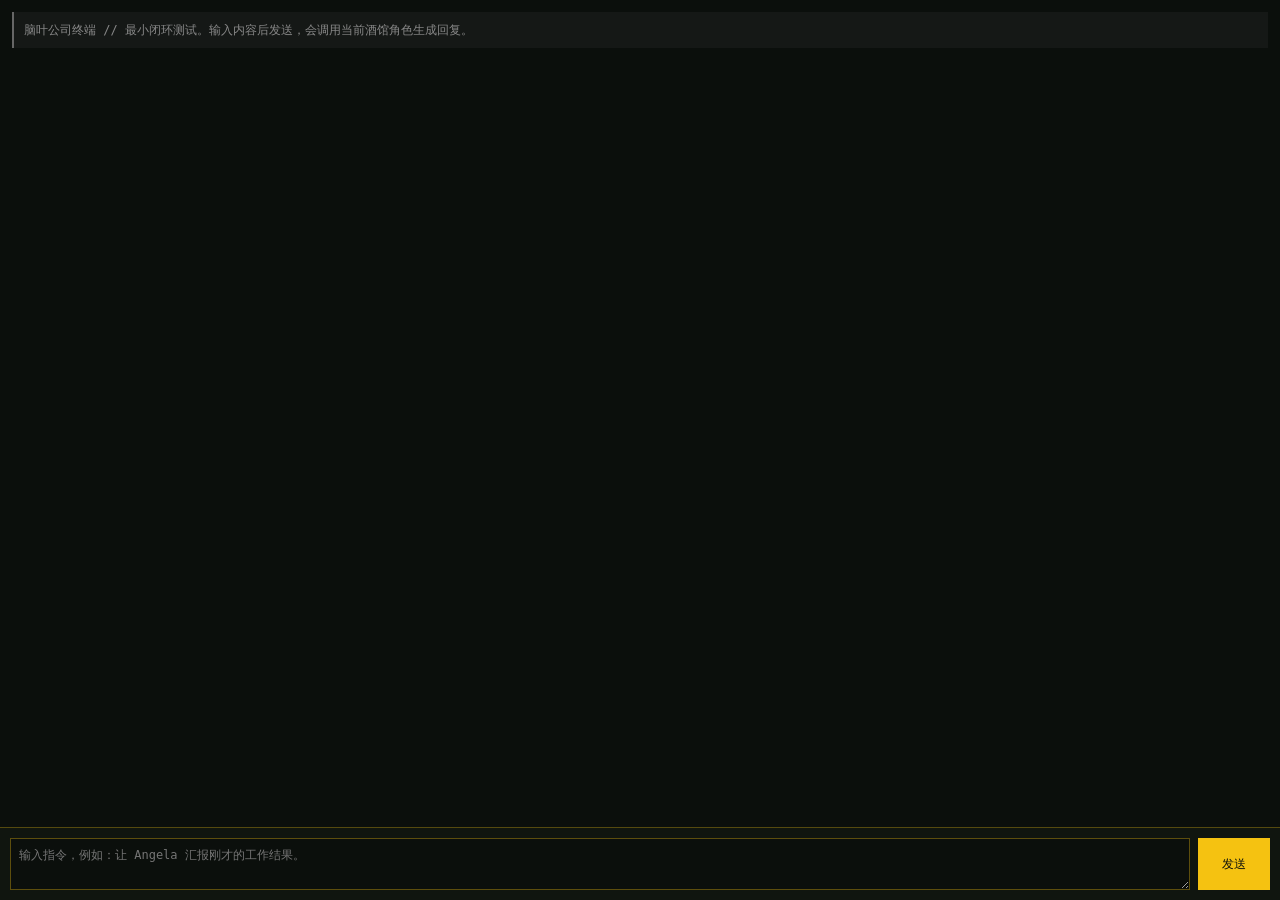
<file: ui/index.html>
<!DOCTYPE html>
<html lang="zh-CN">
<head>
  <meta charset="UTF-8" />
  <meta name="viewport" content="width=device-width, initial-scale=1.0" />
  <title>脑叶公司终端</title>
  <style>
    * { box-sizing: border-box; }
    html, body {
      margin: 0;
      height: 100%;
      background: #0b0f0c;
      color: #d8e0d8;
      font-family: "Cascadia Mono", "Consolas", monospace;
    }
    #app {
      display: flex;
      flex-direction: column;
      height: 100%;
    }
    #messages {
      flex: 1;
      overflow-y: auto;
      padding: 12px;
      display: flex;
      flex-direction: column;
      gap: 8px;
    }
    .msg {
      padding: 8px 10px;
      border-left: 2px solid #3f5a3a;
      background: rgba(255, 255, 255, 0.04);
      font-size: 12px;
      line-height: 1.7;
      white-space: pre-wrap;
      word-break: break-word;
    }
    .msg.user { border-left-color: #f5c211; color: #f5c211; }
    .msg.ai { border-left-color: #5fd0e6; }
    .msg.error { border-left-color: #ff5555; color: #ff8888; }
    .msg.system { border-left-color: #666; color: #888; }
    .composer {
      display: flex;
      gap: 8px;
      padding: 10px;
      border-top: 1px solid rgba(245, 194, 17, 0.3);
      background: #10150f;
    }
    #input {
      flex: 1;
      min-height: 52px;
      max-height: 120px;
      resize: vertical;
      padding: 8px;
      background: #0b0f0c;
      border: 1px solid rgba(245, 194, 17, 0.35);
      color: #d8e0d8;
      font-family: inherit;
      font-size: 12px;
      outline: none;
    }
    #input:focus { border-color: #f5c211; }
    #send {
      width: 72px;
      background: #f5c211;
      border: 0;
      color: #0b0f0c;
      font-family: inherit;
      font-size: 12px;
      cursor: pointer;
    }
    #send:disabled { opacity: 0.45; cursor: not-allowed; }
  </style>
</head>
<body>
  <div id="app">
    <div id="messages">
      <div class="msg system">脑叶公司终端 // 最小闭环测试。输入内容后发送，会调用当前酒馆角色生成回复。</div>
    </div>
    <div class="composer">
      <textarea id="input" placeholder="输入指令，例如：让 Angela 汇报刚才的工作结果。"></textarea>
      <button id="send">发送</button>
    </div>
  </div>

  <script>
    const messages = document.getElementById('messages')
    const input = document.getElementById('input')
    const sendButton = document.getElementById('send')

    function addMessage(role, text) {
      const div = document.createElement('div')
      div.className = 'msg ' + role
      div.textContent = text
      messages.appendChild(div)
      messages.scrollTop = messages.scrollHeight
      return div
    }

    async function send() {
      const text = input.value.trim()
      if (!text) return

      addMessage('user', text)
      input.value = ''
      sendButton.disabled = true
      const pending = addMessage('system', '生成中…')

      try {
        const parentWindow = window.parent || window.top
        const context = parentWindow.SillyTavern.getContext()
        const result = await context.generateQuietPrompt({
          quietPrompt: text,
          quietToLoud: false,
          removeReasoning: true,
        })
        pending.remove()
        addMessage('ai', result || '（空回复）')
      } catch (error) {
        pending.remove()
        addMessage('error', '错误：' + (error && error.message ? error.message : String(error)))
      } finally {
        sendButton.disabled = false
        input.focus()
      }
    }

    sendButton.addEventListener('click', send)
    input.addEventListener('keydown', (event) => {
      if (event.key === 'Enter' && !event.shiftKey) {
        event.preventDefault()
        send()
      }
    })
  </script>
</body>
</html>
</file>
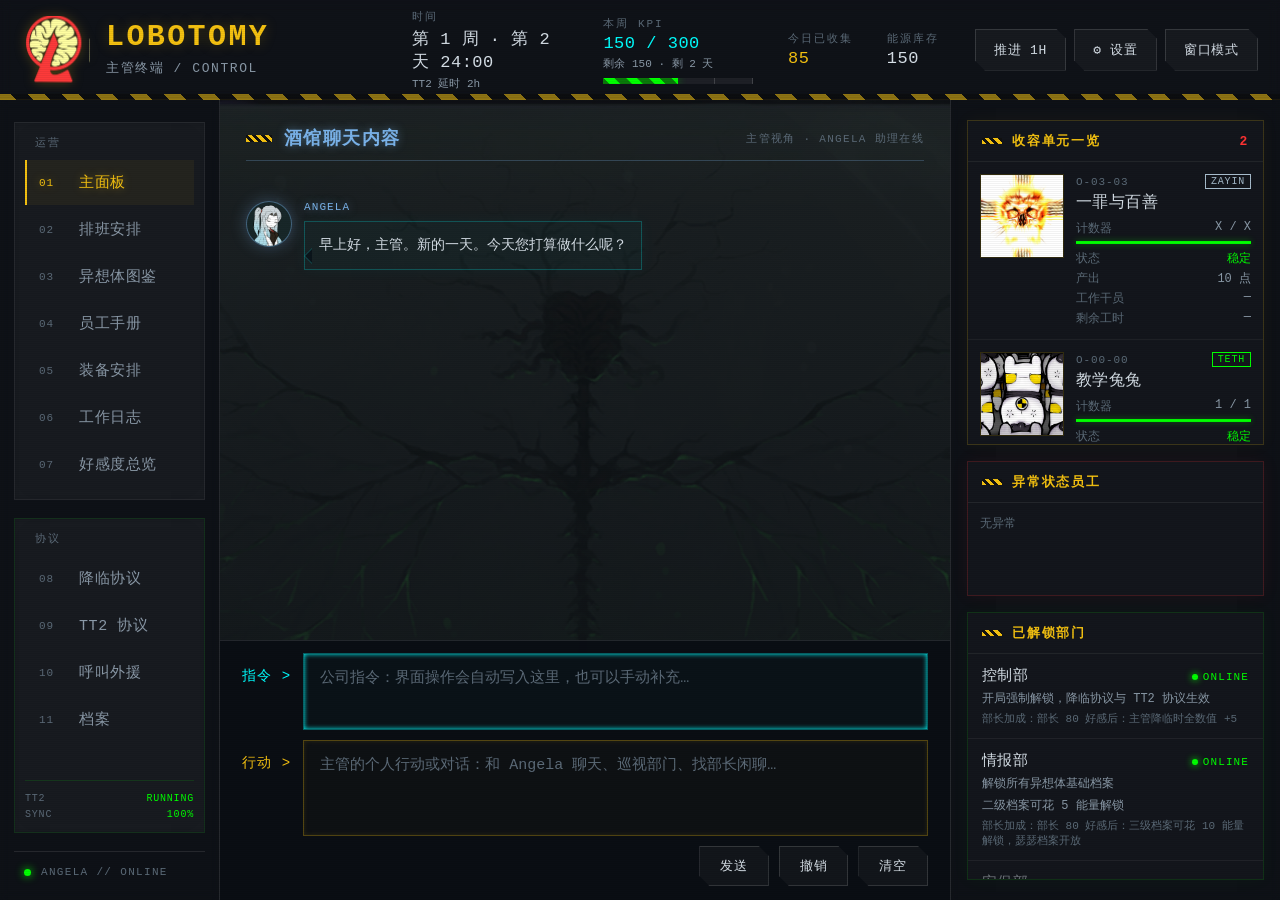
<file: ui/vue/index.html>
<!doctype html>
<html lang="zh-CN">
  <head>
    <meta charset="UTF-8" />
    <meta name="viewport" content="width=device-width, initial-scale=1.0" />
    <title>脑叶公司 · 主管终端</title>
    <script type="module" crossorigin src="./assets/index-DKkLFeCB.js"></script>
    <link rel="stylesheet" crossorigin href="./assets/index-2TPndZ3n.css">
  </head>
  <body>
    <div id="app"></div>
  </body>
</html>
</file>
<file: ui/vue/assets/index-2TPndZ3n.css>
.topbar-actions[data-v-620bca75]{display:flex;gap:8px;flex:0 0 auto}.unit-card[data-v-cc4c0583]{position:relative;flex-wrap:wrap}.unit-prefs[data-v-cc4c0583]{position:absolute;top:8px;right:8px;z-index:6;display:none;flex-direction:column;gap:3px;padding:8px 10px;border:1px solid rgba(245,194,17,.35);background:#060a10f2;box-shadow:0 8px 24px #0009;font-family:var(--font-mono);font-size:10px;pointer-events:none}.unit-card:hover .unit-prefs[data-v-cc4c0583]{display:flex}.unit-prefs>div[data-v-cc4c0583]{display:flex;justify-content:space-between;gap:12px;color:var(--text-faint)}.unit-prefs b[data-v-cc4c0583]{color:var(--yellow);font-weight:400}.unit-card.escaped[data-v-cc4c0583]{animation:warnBlink 2.2s ease-in-out infinite}.unit-side[data-v-cc4c0583]{display:flex;flex:0 0 auto;flex-direction:column;gap:8px}.unit-suppress-btn[data-v-cc4c0583]{width:84px;padding:5px 0;border:1px solid rgba(255,51,51,.55);border-radius:3px;background:#ff33331f;color:#ff6b6b;font-family:var(--font-mono);font-size:11px;letter-spacing:.12em;cursor:pointer;animation:suppressPulse-cc4c0583 1.6s ease-in-out infinite}.unit-suppress-btn[data-v-cc4c0583]:hover{background:#ff33333d;border-color:var(--red)}.unit-rows b.danger[data-v-cc4c0583]{color:var(--red);animation:suppressPulse-cc4c0583 1.6s ease-in-out infinite}@keyframes suppressPulse-cc4c0583{0%,to{box-shadow:0 0 6px #f333}50%{box-shadow:0 0 16px #ff33338c}}.suppress-panel[data-v-cc4c0583]{flex:0 0 100%;margin-top:10px;padding:10px 12px;border:1px dashed rgba(255,51,51,.4);background:#ff33330d}.suppress-head[data-v-cc4c0583]{display:flex;align-items:baseline;justify-content:space-between;gap:10px;margin-bottom:8px;font-family:var(--font-mono);font-size:11px;color:#ff8a8a}.suppress-threshold[data-v-cc4c0583]{color:var(--text-faint)}.suppress-list[data-v-cc4c0583]{display:flex;flex-direction:column;gap:2px;max-height:180px;overflow-y:auto}.suppress-option[data-v-cc4c0583]{display:flex;align-items:center;gap:8px;padding:5px 6px;font-size:12px;color:var(--text-dim);cursor:pointer}.suppress-option[data-v-cc4c0583]:hover{background:#ffffff0d}.suppress-option input[data-v-cc4c0583]{accent-color:var(--red)}.suppress-emp-name[data-v-cc4c0583]{color:var(--text)}.suppress-option em[data-v-cc4c0583]{margin-left:auto;font-family:var(--font-mono);font-style:normal;font-size:10px;color:var(--yellow)}.suppress-empty[data-v-cc4c0583]{padding:6px;font-size:12px;color:var(--text-faint)}.suppress-footer[data-v-cc4c0583]{display:flex;align-items:center;justify-content:space-between;gap:10px;margin-top:9px;padding-top:8px;border-top:1px solid rgba(255,51,51,.15)}.suppress-estimate[data-v-cc4c0583]{font-family:var(--font-mono);font-size:10px;color:var(--text-faint)}.suppress-confirm[data-v-cc4c0583]{padding:5px 12px;border:1px solid rgba(255,51,51,.5);background:#ff333329;color:#ff9b9b;font-family:var(--font-mono);font-size:11px;cursor:pointer}.suppress-confirm[data-v-cc4c0583]:disabled{opacity:.4;cursor:not-allowed}.suppress-confirm[data-v-cc4c0583]:not(:disabled):hover{background:#ff33334d}.settings-mask[data-v-216b649d]{position:fixed;top:0;right:0;bottom:0;left:0;z-index:1000;display:flex;align-items:center;justify-content:center;background:#020509b8;backdrop-filter:blur(6px);-webkit-backdrop-filter:blur(6px)}.settings-panel[data-v-216b649d]{width:min(420px,calc(100vw - 48px));overflow:hidden;border:1px solid rgba(245,194,17,.35);border-radius:10px;background:radial-gradient(circle at 100% 0%,rgba(245,194,17,.08),transparent 55%),#0a0e14f0;box-shadow:0 24px 80px #000c}.settings-head[data-v-216b649d]{display:flex;align-items:center;justify-content:space-between;padding:14px 18px;border-bottom:1px solid rgba(245,194,17,.18);background:#f5c2110d}.settings-title[data-v-216b649d]{color:var(--yellow);font-family:var(--font-mono);font-size:14px;font-weight:700;letter-spacing:.12em;text-shadow:0 0 12px rgba(245,194,17,.4)}.settings-close[data-v-216b649d]{width:26px;height:26px;border:1px solid rgba(245,194,17,.25);border-radius:4px;background:transparent;color:#f5c211cc;font-size:12px;cursor:pointer;transition:background .18s ease,border-color .18s ease}.settings-close[data-v-216b649d]:hover{background:#f5c2111f;border-color:#f5c21199}.settings-body[data-v-216b649d]{display:flex;flex-direction:column;gap:16px;padding:20px 18px 18px}.setting-label[data-v-216b649d]{display:flex;align-items:baseline;justify-content:space-between;margin-bottom:9px;color:var(--text);font-size:13px;letter-spacing:.06em}.setting-label b[data-v-216b649d]{color:var(--yellow);font-family:var(--font-mono);font-size:13px;text-shadow:0 0 8px rgba(245,194,17,.5)}.setting-range[data-v-216b649d]{width:100%;height:4px;-moz-appearance:none;appearance:none;-webkit-appearance:none;border-radius:2px;background:linear-gradient(to right,var(--yellow) 0%,var(--yellow) calc(var(--pct, 0) * 1%),rgba(255,255,255,.12) calc(var(--pct, 0) * 1%),rgba(255,255,255,.12) 100%);outline:none;cursor:pointer}.setting-range[data-v-216b649d]::-webkit-slider-thumb{width:14px;height:14px;-moz-appearance:none;appearance:none;-webkit-appearance:none;border:2px solid #1a1408;border-radius:50%;background:var(--yellow);box-shadow:0 0 10px #f5c211cc;cursor:pointer}.setting-range[data-v-216b649d]::-moz-range-thumb{width:14px;height:14px;border:2px solid #1a1408;border-radius:50%;background:var(--yellow);box-shadow:0 0 10px #f5c211cc;cursor:pointer}.setting-test[data-v-216b649d]{align-self:flex-start;padding:7px 14px;border:1px solid rgba(123,180,235,.35);border-radius:5px;background:#7bb4eb0f;color:#7bb4eb;font-family:var(--font-mono);font-size:11px;letter-spacing:.08em;cursor:pointer;transition:background .18s ease,border-color .18s ease}.setting-test[data-v-216b649d]:hover{background:#7bb4eb24;border-color:#7bb4ebb3}.setting-note[data-v-216b649d]{margin:0;color:var(--text-faint);font-size:11px;line-height:1.7}.setting-mode-row[data-v-216b649d]{display:flex;gap:10px}.setting-mode-btn[data-v-216b649d]{padding:8px 20px;border:1px solid rgba(255,255,255,.15);border-radius:4px;background:#ffffff08;color:var(--text-dim);font-family:var(--font-mono);font-size:12px;cursor:pointer;transition:background .18s ease,border-color .18s ease}.setting-mode-btn[data-v-216b649d]:hover{border-color:#f5c21166}.setting-mode-btn.active[data-v-216b649d]{border-color:#f5c21199;background:#f5c2111a;color:var(--yellow)}.setting-debug[data-v-216b649d]{display:flex;flex-direction:column;gap:8px}.setting-debug-output[data-v-216b649d]{max-height:220px;overflow:auto;margin:0;padding:10px;border:1px solid rgba(255,255,255,.1);background:#05080c;color:#8fb8dd;font-family:var(--font-mono);font-size:10px;line-height:1.5;white-space:pre-wrap;word-break:break-all}.settings-enter-active[data-v-216b649d],.settings-leave-active[data-v-216b649d]{transition:opacity .2s ease}.settings-enter-active .settings-panel[data-v-216b649d],.settings-leave-active .settings-panel[data-v-216b649d]{transition:transform .22s ease}.settings-enter-from[data-v-216b649d],.settings-leave-to[data-v-216b649d]{opacity:0}.settings-enter-from .settings-panel[data-v-216b649d],.settings-leave-to .settings-panel[data-v-216b649d]{transform:translateY(10px) scale(.98)}.chat[data-v-889b109d]{display:flex;flex-direction:column;gap:14px}.chat-head[data-v-889b109d]{display:flex;align-items:baseline;justify-content:space-between;border-bottom:1px solid rgba(123,180,235,.25);padding-bottom:10px}.chat-title[data-v-889b109d]{font-family:var(--font-mono);font-size:18px;letter-spacing:.08em;color:#7bb4eb;text-shadow:0 0 10px rgba(123,180,235,.45)}.chat-sub[data-v-889b109d]{font-size:11px;color:var(--text-faint)}.messages[data-v-889b109d]{display:flex;flex-direction:column;gap:24px}.msg[data-v-889b109d]{display:flex;gap:12px;align-items:flex-start}.msg.user[data-v-889b109d]{flex-direction:row-reverse}.msg-avatar[data-v-889b109d]{width:46px;height:46px;border-radius:50%;border:1px solid rgba(123,180,235,.45);box-shadow:0 0 16px #7bb4eb4d;flex:0 0 auto}.msg-main[data-v-889b109d]{min-width:0;max-width:820px;display:flex;flex-direction:column;gap:8px}.msg.user .msg-main[data-v-889b109d]{max-width:520px;align-items:flex-end}.msg-name[data-v-889b109d]{font-family:var(--font-mono);font-size:11px;letter-spacing:.1em;color:#7bb4eb;text-shadow:0 0 8px rgba(123,180,235,.5)}.msg.user .msg-name[data-v-889b109d]{color:var(--yellow)}.msg-bubble[data-v-889b109d]{padding:10px 14px;background:#ffffff0a;border:1px solid rgba(255,255,255,.08);color:var(--text);font-size:14px;line-height:1.9;white-space:pre-wrap}.msg.user .msg-bubble[data-v-889b109d]{background:#f5c2110f;border-color:#f5c21138}.user-command[data-v-889b109d]{margin-bottom:10px;border:1px solid rgba(245,194,17,.2);border-radius:6px;background:#f5c2110b;overflow:hidden;font-family:var(--font-mono)}.user-command-head[data-v-889b109d]{display:flex;align-items:center;gap:7px;padding:7px 11px;color:#f5c211d1;font-size:10px;letter-spacing:.1em;cursor:pointer;list-style:none;-webkit-user-select:none;user-select:none;transition:background .18s ease}.user-command-head[data-v-889b109d]::-webkit-details-marker{display:none}.user-command-head[data-v-889b109d]:after{content:"▸";margin-left:auto;font-size:9px;transition:transform .2s ease}.user-command[open] .user-command-head[data-v-889b109d]:after{transform:rotate(90deg)}.user-command-head[data-v-889b109d]:hover{background:#f5c21117}.user-command-dot[data-v-889b109d]{flex:0 0 auto;width:5px;height:5px;border-radius:50%;background:#f5c211e6;box-shadow:0 0 6px #f5c211bf}.user-command-body[data-v-889b109d]{padding:8px 11px 10px;border-top:1px dashed rgba(245,194,17,.16);color:#f5c211b8;font-size:10.5px;line-height:1.8;white-space:pre-wrap}.user-text[data-v-889b109d]{margin:0;white-space:pre-wrap}.user-text-empty[data-v-889b109d]{color:var(--text-faint);font-size:12px}.loading-panels[data-v-889b109d]{display:flex;flex-direction:column;gap:9px;max-width:620px}.loading-panel[data-v-889b109d]{position:relative;overflow:hidden;display:flex;align-items:center;gap:10px;padding:13px 16px;border:1px solid rgba(123,180,235,.2);border-left:3px solid rgba(123,180,235,.65);border-radius:4px 8px 8px 4px;background:#0a121e73;backdrop-filter:blur(6px);-webkit-backdrop-filter:blur(6px);color:#8fb8dd;font-family:var(--font-mono);font-size:12px;letter-spacing:.06em;animation:loading-fade-889b109d .5s ease-out}.loading-panel[data-v-889b109d]:after{content:"";position:absolute;top:0;bottom:0;left:0;width:45%;background:linear-gradient(90deg,transparent,rgba(123,180,235,.14),transparent);transform:translate(-120%);animation:loading-sweep-889b109d 1.8s ease-in-out infinite;pointer-events:none}.loading-icon[data-v-889b109d]{flex:0 0 auto;font-size:13px;filter:drop-shadow(0 0 6px rgba(123,180,235,.6));animation:loading-breathe-889b109d 1.6s ease-in-out infinite}.loading-text[data-v-889b109d]:after{content:" · · ·";opacity:.55;animation:loading-breathe-889b109d 1.4s ease-in-out infinite}.loading-terminal[data-v-889b109d]{border-left-color:#2196f3bf;color:#64b5f6}.loading-descent[data-v-889b109d]{border-left-color:#ff82c8bf;border-top-color:#ff82c824;border-right-color:#ff82c824;border-bottom-color:#ff82c824;background:#280e227a;color:#ff9fd0}.loading-descent[data-v-889b109d]:after{background:linear-gradient(90deg,transparent,rgba(255,130,200,.16),transparent);animation-duration:2.3s}.loading-descent .loading-icon[data-v-889b109d]{filter:drop-shadow(0 0 6px rgba(255,130,200,.7))}@keyframes loading-fade-889b109d{0%{opacity:0;transform:translateY(6px)}to{opacity:1;transform:translateY(0)}}@keyframes loading-sweep-889b109d{0%{transform:translate(-120%)}60%,to{transform:translate(340%)}}@keyframes loading-breathe-889b109d{0%,to{opacity:.45}50%{opacity:1}}.report-card[data-v-889b109d]{position:relative;overflow:hidden;padding:18px 20px 16px;background:#0a121ec7;border:1px solid rgba(123,180,235,.3);border-radius:8px;box-shadow:0 10px 40px #000000d9,inset 0 0 50px #7bb4eb0d;color:#d8e4f0}.report-bg[data-v-889b109d]{position:absolute;top:-18px;left:-20px;right:-20px;height:440px;background-size:100% 100%;background-position:center;background-repeat:no-repeat;opacity:.16;mix-blend-mode:screen;pointer-events:none;z-index:0}.report-card[data-v-889b109d]:before{content:"";position:absolute;top:0;right:0;bottom:0;left:0;pointer-events:none;background:repeating-linear-gradient(0deg,rgba(123,180,235,.035) 0,rgba(123,180,235,.035) 1px,transparent 1px,transparent 4px);z-index:3}.report-card[data-v-889b109d]:after{content:"";position:absolute;top:-100%;left:0;width:100%;height:100%;pointer-events:none;background:linear-gradient(to bottom,transparent,rgba(123,180,235,.09),transparent);animation:scanning-889b109d 5.5s linear infinite;z-index:3}@keyframes scanning-889b109d{0%{top:-100%}to{top:100%}}.report-logo[data-v-889b109d]{position:absolute;top:50%;left:50%;transform:translate(-50%,-50%);width:220px;opacity:.06;filter:grayscale(1) brightness(1.6);pointer-events:none;z-index:0}.report-head[data-v-889b109d]{position:relative;z-index:4;display:flex;align-items:center;justify-content:space-between;gap:16px;padding-bottom:11px;border-bottom:1px solid rgba(123,180,235,.28);font-size:18px;font-weight:700;letter-spacing:2px;color:#7bb4eb;text-shadow:0 0 12px rgba(123,180,235,.55);cursor:pointer;list-style:none}.report-title[data-v-889b109d],.report-time[data-v-889b109d]{position:relative;z-index:1}.report-head[data-v-889b109d]::-webkit-details-marker{display:none}.report-head[data-v-889b109d]:after{content:"▾";margin-left:8px;font-size:10px;color:#7bb4ebb3;transition:transform .2s ease}.report-card:not([open]) .report-head[data-v-889b109d]:after{transform:rotate(-90deg)}.report-card:not([open]) .report-head[data-v-889b109d]{border-bottom:0}.report-card[data-v-889b109d]:not([open]):before,.report-card[data-v-889b109d]:not([open]):after{display:none}.report-time[data-v-889b109d]{flex:0 0 auto;padding:2px 10px;border:1px solid rgba(123,180,235,.3);border-radius:4px;background:#7bb4eb1a;color:#8ab4f8;font-family:var(--font-mono);font-size:12px;font-weight:400;letter-spacing:.06em}.report-fold[data-v-889b109d]{position:relative;z-index:4;margin-top:14px;border:1px solid rgba(123,180,235,.16);border-radius:6px;background:#7bb4eb08;overflow:hidden}.report-fold summary[data-v-889b109d]{display:flex;align-items:center;padding:10px 14px;color:#7bb4eb;font-size:14px;font-weight:700;letter-spacing:.06em;cursor:pointer;list-style:none;background:#7bb4eb0f;transition:background .2s ease}.report-fold summary[data-v-889b109d]::-webkit-details-marker{display:none}.report-fold summary[data-v-889b109d]:before{content:"▼";margin-right:9px;font-size:10px;transition:transform .25s ease}.report-fold:not([open]) summary[data-v-889b109d]:before{transform:rotate(-90deg)}.report-fold summary[data-v-889b109d]:hover{background:#7bb4eb24}.report-table[data-v-889b109d]{padding:8px 12px 12px}.report-table-head[data-v-889b109d],.report-table-row[data-v-889b109d]{display:grid;grid-template-columns:1fr 1.35fr .7fr .9fr .6fr .6fr 1.6fr;gap:8px;align-items:center}.report-table-head[data-v-889b109d]{padding:7px 10px;border-bottom:1px solid rgba(123,180,235,.18);color:#6a88a8;font-size:11px;letter-spacing:.06em}.report-table-row[data-v-889b109d]{padding:9px 10px;border-left:2px solid transparent;border-radius:4px;color:#a0aab5;font-size:12px;line-height:1.5;transition:background .18s ease,border-color .18s ease,transform .18s ease}.report-table-row[data-v-889b109d]:hover{background:#7bb4eb1a;border-left-color:#7bb4eb;transform:translate(4px)}.dept-head[data-v-889b109d],.dept-row[data-v-889b109d]{grid-template-columns:1fr 1fr 1fr 1fr 1fr}.report-table-row .name[data-v-889b109d]{color:#fff;font-weight:700}.report-table-row .active[data-v-889b109d]{color:#60a5fa;font-weight:700}.report-table-row .done[data-v-889b109d]{color:#10b981}.report-table-row .warn[data-v-889b109d]{color:#ef4444;font-weight:700}.report-table-row .gold[data-v-889b109d]{color:#facc15;font-weight:700;text-shadow:0 0 8px rgba(250,204,21,.55)}.report-table-row .neutral[data-v-889b109d]{color:#6a88a8}.report-table-row .dim[data-v-889b109d]{color:#a0aab5}.report-footer[data-v-889b109d]{position:relative;z-index:4;margin-top:12px;padding:12px 14px;border:1px solid rgba(123,180,235,.12);border-radius:6px;background:#00000052;font-size:13px;line-height:1.9}.report-energy[data-v-889b109d]{padding-bottom:8px;margin-bottom:8px;border-bottom:1px dashed rgba(123,180,235,.2);color:#a0aab5}.report-energy .gold[data-v-889b109d]{color:#facc15;font-weight:700;text-shadow:0 0 8px rgba(250,204,21,.55)}.report-warn[data-v-889b109d]{color:#ef4444;font-weight:700}.report-todo-row[data-v-889b109d]{margin-top:9px}.report-todo-label[data-v-889b109d]{color:#7bb4eb;font-weight:700}.report-todo[data-v-889b109d]{display:inline-block;padding:2px 8px;border-radius:4px;background:#81d4fa1a;color:#81d4fa}.report-decoration[data-v-889b109d]{position:absolute;left:0;right:0;bottom:0;height:44px;opacity:.3;background-size:100% 100%;background-repeat:no-repeat;pointer-events:none;z-index:2;filter:hue-rotate(155deg) saturate(1.3)}.terminal-panel[data-v-889b109d]{position:relative;overflow:hidden;padding:14px 16px 16px;background:#0a122061;backdrop-filter:blur(14px) saturate(1.2);-webkit-backdrop-filter:blur(14px) saturate(1.2);border:1px solid rgba(100,181,246,.18);border-left:3px solid rgba(33,150,243,.7);border-radius:0 8px 8px 0;box-shadow:0 4px 24px #00000059}.terminal-head[data-v-889b109d]{position:relative;z-index:1;display:flex;align-items:center;gap:7px;margin-bottom:9px;color:#64b5f6;font-family:var(--font-mono);font-size:11px;font-weight:700;letter-spacing:.14em;text-transform:uppercase;text-shadow:0 0 8px rgba(33,150,243,.45);cursor:pointer;list-style:none}.terminal-head[data-v-889b109d]::-webkit-details-marker{display:none}.terminal-head[data-v-889b109d]:after{content:"▾";margin-left:auto;font-size:10px;color:#64b5f6b3;transition:transform .2s ease}.terminal-panel:not([open]) .terminal-head[data-v-889b109d]{margin-bottom:0}.terminal-panel:not([open]) .terminal-head[data-v-889b109d]:after{transform:rotate(-90deg)}.terminal-icon[data-v-889b109d]{filter:drop-shadow(0 0 6px rgba(33,150,243,.7))}.terminal-text[data-v-889b109d]{position:relative;z-index:1;margin:0;color:#e0e0e0;font-size:14px;line-height:1.85;white-space:pre-wrap;text-shadow:0 0 2px rgba(255,255,255,.16)}.descent-panel[data-v-889b109d]{position:relative;overflow:hidden;padding:16px 18px 18px;background:radial-gradient(circle at 85% 0%,rgba(255,160,220,.16),transparent 45%),linear-gradient(135deg,#3e1c40b8,#180c1ed1);backdrop-filter:blur(8px) saturate(1.15);-webkit-backdrop-filter:blur(8px) saturate(1.15);border:1px solid rgba(255,130,200,.55);border-radius:12px;animation:pulse-pink-889b109d 3s ease-in-out infinite}.descent-content[data-v-889b109d]{position:relative;z-index:3}.descent-main[data-v-889b109d]{min-width:0}.descent-panel.berserk[data-v-889b109d]{background:radial-gradient(circle at 50% 0%,rgba(120,10,30,.35),transparent 55%),#0a0204;border-color:#ff2b4a99;animation:berserk-alert-889b109d 1.4s ease-in-out infinite}.descent-icons[data-v-889b109d]{position:absolute;top:0;right:0;bottom:0;left:0;overflow:hidden;pointer-events:none;z-index:0}.descent-icon[data-v-889b109d]{position:absolute;background-size:contain;background-position:center;background-repeat:no-repeat;mix-blend-mode:screen;filter:saturate(.85)}.descent-panel.berserk .descent-head[data-v-889b109d]{color:#ff2b4a;border-bottom-color:#ff2b4a80}.descent-panel.berserk .descent-title[data-v-889b109d]{color:#ff2b4a;text-shadow:0 0 18px rgba(255,43,74,.8)}.descent-panel.berserk .descent-warning[data-v-889b109d]{color:#ff6b7a}.descent-panel.berserk .descent-text[data-v-889b109d]{color:#ffd7dd;text-shadow:0 0 12px rgba(255,43,74,.18)}.descent-panel.berserk .descent-option[data-v-889b109d]{background:#ff2b4a12;border-color:#ff2b4a61;color:#ffe0e4}.descent-panel.berserk .descent-option[data-v-889b109d]:hover{background:#ff2b4a29;border-color:#ff2b4acc;box-shadow:0 0 20px #ff2b4a59}.descent-panel.berserk .option-key[data-v-889b109d]{color:#ff2b4a}.descent-code[data-v-889b109d]{margin-left:auto;color:#ff6b7a;font-size:9px;letter-spacing:.06em}@keyframes berserk-alert-889b109d{0%,to{box-shadow:0 0 12px #ff2b4a33,inset 0 0 20px #ff2b4a0d}50%{box-shadow:0 0 34px #ff2b4a99,inset 0 0 40px #ff2b4a24}}.descent-backdrop[data-v-889b109d]{position:absolute;top:0;right:0;bottom:0;left:0;background-size:cover;background-position:center;background-repeat:no-repeat;mix-blend-mode:screen;pointer-events:none;z-index:0}.descent-backdrop.hammer[data-v-889b109d]{opacity:.08}.descent-backdrop.texture-1[data-v-889b109d]{opacity:.06;background-size:130% auto;background-position:center calc(100% + 34px)}.descent-backdrop.texture-2[data-v-889b109d]{opacity:.05;background-size:115% auto;background-position:center calc(100% + 24px);transform:scaleX(-1)}@keyframes pulse-pink-889b109d{0%{box-shadow:0 0 12px #ff82c838,inset 0 0 20px #ff82c80f}50%{box-shadow:0 0 30px #ff82c88c,inset 0 0 36px #ff82c829}to{box-shadow:0 0 12px #ff82c838,inset 0 0 20px #ff82c80f}}.descent-head[data-v-889b109d]{position:relative;z-index:1;display:flex;align-items:baseline;gap:10px;margin-bottom:10px;padding-bottom:7px;border-bottom:1px dashed rgba(255,130,200,.5);font-family:var(--font-mono);font-size:13px;font-weight:700;letter-spacing:.1em;cursor:pointer;list-style:none}.descent-head[data-v-889b109d]::-webkit-details-marker{display:none}.descent-head[data-v-889b109d]:after{content:"▾";margin-left:auto;color:#ff9fd0b3;font-size:10px;transition:transform .2s ease}.descent-panel:not([open]) .descent-head[data-v-889b109d]:after{transform:rotate(-90deg)}.descent-panel:not([open]) .descent-head[data-v-889b109d]{border-bottom:0;margin-bottom:0}.descent-title[data-v-889b109d]{color:#ff9fd0;font-size:18px;text-shadow:0 0 14px rgba(255,130,200,.7)}.descent-warning[data-v-889b109d]{color:#c07a98;font-size:11px;letter-spacing:.06em;animation:descent-pulse-889b109d 1.8s ease-in-out infinite}@keyframes descent-pulse-889b109d{0%{transform:scale(1) translate(0)}25%{transform:scale(1.02) translate(.5px)}50%{transform:scale(1.035) translate(-.5px)}75%{transform:scale(1.02) translate(.5px)}to{transform:scale(1) translate(0)}}.descent-text[data-v-889b109d]{position:relative;z-index:1;margin:0;color:#f6d9ea;font-size:14px;line-height:1.9;white-space:pre-wrap;text-shadow:0 0 10px rgba(255,130,200,.2);animation:descent-flicker-889b109d 4s ease-in-out infinite}@keyframes descent-flicker-889b109d{0%,to{text-shadow:0 0 8px rgba(255,130,200,.16)}50%{text-shadow:0 0 18px rgba(255,130,200,.38)}}.descent-options[data-v-889b109d]{position:relative;z-index:1;display:grid;grid-template-columns:repeat(auto-fit,minmax(240px,1fr));gap:10px;margin-top:14px;padding-top:12px;border-top:1px solid rgba(255,130,200,.25)}.descent-option[data-v-889b109d]{display:flex;align-items:flex-start;gap:9px;width:100%;padding:12px 14px;background:linear-gradient(135deg,#ffaad71f,#be6edc14);border:1px solid rgba(255,150,210,.35);border-radius:10px;color:#ffe4f2;font-family:inherit;font-size:13px;line-height:1.6;text-align:left;cursor:pointer;box-shadow:inset 0 0 14px #ff96d20f;transition:background .18s ease,border-color .18s ease,box-shadow .18s ease,transform .18s ease}.descent-option[data-v-889b109d]:hover{background:linear-gradient(135deg,#ffb4dc3d,#d282f029);border-color:#ffb4e1cc;box-shadow:0 0 20px #ff96d259,inset 0 0 20px #ffb4e11f;transform:translateY(-1px)}.option-key[data-v-889b109d]{flex:0 0 auto;color:#ff9fd0;font-family:var(--font-mono);font-size:11px;font-weight:700;letter-spacing:.08em;text-shadow:0 0 8px rgba(255,130,200,.6)}.option-text[data-v-889b109d]{min-width:0}.tt2-contain[data-v-a42e63cc]{position:relative;width:min(640px,92vw);max-height:calc(100vh - 90px);margin-top:-28px;overflow-y:auto;background:#0d131a;border:1px solid rgba(245,194,17,.3);box-shadow:0 0 44px #000000a6;padding:20px 24px}.tt2-contain-close[data-v-a42e63cc]{position:absolute;top:12px;right:14px;width:32px;height:32px;border:1px solid rgba(255,255,255,.15);background:transparent;color:var(--text-dim);font-size:18px;cursor:pointer}.tt2-contain-title[data-v-a42e63cc]{font-family:var(--font-mono);font-size:20px;color:var(--yellow)}.tt2-contain-sub[data-v-a42e63cc]{margin:8px 0 14px;font-size:13px;color:var(--text-dim)}.tt2-contain-grid[data-v-a42e63cc]{display:grid;grid-template-columns:repeat(3,minmax(0,1fr));gap:14px;width:min(480px,100%);margin:0 auto}.tt2-contain-box[data-v-a42e63cc]{position:relative;display:block;width:100%;padding:0 0 142.86%;border:0;background-color:transparent;background-image:url(./abnormality-frame-BzduosqK.png);background-repeat:no-repeat;background-size:auto 220%;cursor:pointer;transition:transform .1s linear,filter .18s ease}.tt2-contain-box.ab-zayin[data-v-a42e63cc]{background-position:74.44% 100%}.tt2-contain-box.ab-teth[data-v-a42e63cc]{background-position:-1% 100%}.tt2-contain-box.ab-he[data-v-a42e63cc]{background-position:24.5% 100%}.tt2-contain-box.ab-waw[data-v-a42e63cc]{background-position:100.1% 100%}.tt2-contain-box.ab-aleph[data-v-a42e63cc]{background-position:49.7% 100%}.tt2-contain-box[data-v-a42e63cc]:hover{transform:scale(1.05)}.tt2-contain-box.active[data-v-a42e63cc]{transform:scale(1.06);filter:drop-shadow(0 0 14px rgba(245,194,17,.65))}.tt2-contain-id[data-v-a42e63cc]{position:absolute;left:0;top:19%;width:100%;text-align:center;font-family:var(--font-mono);font-size:20px;font-weight:900;color:#000;transform:rotate(-3deg)}.tt2-contain-lock[data-v-a42e63cc]{position:absolute;left:20%;top:38%;width:60%;height:50%;display:grid;place-items:center;font-family:var(--font-mono);font-size:48px;color:#ffffff47}.tt2-contain-name[data-v-a42e63cc]{position:absolute;left:0;top:111%;width:100%;text-align:center;background:#424242;color:#fff;font-size:18px;font-weight:800;line-height:1.35}.tt2-contain-foot[data-v-a42e63cc]{display:flex;flex-direction:column;align-items:center;gap:10px;margin-top:14px;padding-top:12px;border-top:1px solid rgba(255,255,255,.08);font-size:12px;color:var(--text-faint)}.tt2-contain-foot .btn[data-v-a42e63cc]{min-width:180px;padding:9px 24px;font-size:14px}.codex-view[data-v-105e4a67]{max-width:1000px;margin:0 auto}.codex-head[data-v-105e4a67]{display:flex;justify-content:space-between;align-items:center;gap:20px;border-bottom:1px solid rgba(255,255,255,.1);padding-bottom:14px}.codex-title[data-v-105e4a67]{font-family:var(--font-mono);font-size:22px;font-weight:700;letter-spacing:.1em;color:var(--yellow);text-shadow:0 0 12px rgba(245,194,17,.2)}.codex-tabs[data-v-105e4a67]{display:flex;align-items:center;gap:8px}.codex-tab[data-v-105e4a67]{background:transparent;border:1px solid rgba(255,255,255,.12);color:var(--text-dim);font-family:var(--font-mono);font-size:12px;padding:6px 12px;cursor:pointer;transition:all .15s}.codex-tab[data-v-105e4a67]:hover{color:var(--text);border-color:#f5c21159}.codex-tab.active[data-v-105e4a67]{color:var(--yellow);border-color:#f5c21180;background:#f5c2110f}.codex-count[data-v-105e4a67]{font-family:var(--font-mono);font-size:11px;color:var(--text-faint);margin-left:8px}.codex-depts[data-v-105e4a67]{display:flex;flex-direction:column;gap:24px;margin-top:24px}.codex-grid[data-v-105e4a67]{display:grid;grid-template-columns:repeat(5,150px);justify-content:space-between;gap:18px}.codex-dept-card[data-v-105e4a67]{display:flex;flex-direction:column;overflow:hidden;border:1px solid rgba(245,194,17,.25);background:#0d131a}.codex-dept-portrait[data-v-105e4a67]{flex:1;min-height:0;overflow:hidden;background:radial-gradient(circle at 50% 30%,rgba(245,194,17,.08),transparent 65%),#090c10}.codex-dept-portrait img[data-v-105e4a67]{width:100%;height:100%;object-fit:contain;object-position:center}.codex-dept-name[data-v-105e4a67]{padding:7px 4px;background:#424242;color:#fff;font-size:16px;font-weight:800;line-height:1.35;text-align:center}.ab-slot-empty[data-v-105e4a67]{aspect-ratio:100 / 142.86;border:1px dashed rgba(255,255,255,.08);background:#ffffff03}.ab-box[data-v-105e4a67]{display:block;cursor:pointer;transition:transform .05s linear}.ab-box[data-v-105e4a67]:hover{transform:scale(1.12)}.ab-border[data-v-105e4a67]{position:relative;display:block;width:100%;padding-bottom:142.86%;background-image:url(./abnormality-frame-BzduosqK.png);background-repeat:no-repeat;background-size:auto 220%}.ab-zayin .ab-border[data-v-105e4a67]{background-position:74.44% 100%}.ab-zayin:hover .ab-border[data-v-105e4a67]{background-position:74.44% 0%}.ab-teth .ab-border[data-v-105e4a67]{background-position:-1% 100%}.ab-teth:hover .ab-border[data-v-105e4a67]{background-position:-1% 0%}.ab-he .ab-border[data-v-105e4a67]{background-position:24.5% 100%}.ab-he:hover .ab-border[data-v-105e4a67]{background-position:24.5% 0%}.ab-waw .ab-border[data-v-105e4a67]{background-position:100.1% 100%}.ab-waw:hover .ab-border[data-v-105e4a67]{background-position:100.1% 0%}.ab-aleph .ab-border[data-v-105e4a67]{background-position:49.7% 100%}.ab-aleph:hover .ab-border[data-v-105e4a67]{background-position:49.7% 0%}.ab-border>img[data-v-105e4a67]{position:absolute;margin-left:23%;margin-top:36%;width:60%;height:60%;object-fit:contain}.ab-border>img.ab-back-img[data-v-105e4a67]{margin-left:10%;margin-top:28%;width:80%;height:54%;object-fit:contain}.ab-id[data-v-105e4a67]{position:absolute;left:0;margin-top:25%;width:105%;text-align:center;font-family:var(--font-mono);font-size:21px;font-weight:900;letter-spacing:.01em;color:#000;text-shadow:0 0 1px #000,0 0 1px #000,0 0 1px #000;transform:rotate(-3deg)}.ab-name[data-v-105e4a67]{position:absolute;left:0;margin-top:111%;min-width:105%;text-align:center;background:#424242;color:#fff;font-size:18px;font-weight:800;line-height:1.35}.ab-zayin:hover .ab-name[data-v-105e4a67]{background:#1ef802;color:#000}.ab-teth:hover .ab-name[data-v-105e4a67]{background:#15a1fc;color:#000}.ab-he:hover .ab-name[data-v-105e4a67]{background:#fefe2f;color:#000}.ab-waw:hover .ab-name[data-v-105e4a67]{background:#7e2ef1;color:#000}.ab-aleph:hover .ab-name[data-v-105e4a67]{background:#e70a07;color:#000}.ab-lock[data-v-105e4a67]{position:absolute;margin-left:23%;margin-top:36%;width:60%;height:60%;display:grid;place-items:center;font-family:var(--font-mono);font-size:34px;color:#ffffff4d}.ab-box.locked[data-v-105e4a67]{opacity:.42}.cc-lock[data-v-105e4a67]{font-family:var(--font-mono);font-size:34px;color:#f5c21166}.tier-img[data-v-105e4a67]{height:22px;width:auto;display:block}.tier-img-lg[data-v-105e4a67]{height:32px}.codex-modal[data-v-105e4a67]{position:fixed;top:0;right:0;bottom:0;left:0;z-index:200;background:#040609c7;-webkit-backdrop-filter:blur(4px);backdrop-filter:blur(4px);display:flex;align-items:flex-start;justify-content:center;padding:36px 32px 260px}.codex-detail[data-v-105e4a67]{position:relative;width:min(980px,94vw);max-height:calc(100vh - 320px);overflow-y:auto;background:#0d131a;border:1px solid rgba(245,194,17,.25);box-shadow:0 0 44px #000000a6;padding:26px 30px 30px}.cd-frame-upper[data-v-105e4a67]{position:absolute;top:0;left:0;right:0;z-index:2;height:120px;overflow:hidden;opacity:.62;pointer-events:none}.cd-frame-upper img[data-v-105e4a67]{display:block;width:100%;height:auto}.cd-close[data-v-105e4a67]{position:absolute;top:12px;right:14px;z-index:3;width:34px;height:34px;background:transparent;border:1px solid rgba(255,255,255,.14);color:var(--text-dim);font-size:20px;cursor:pointer}.cd-close[data-v-105e4a67]:hover{color:var(--red);border-color:#ff333380}.cd-layout[data-v-105e4a67]{display:grid;grid-template-columns:280px minmax(0,1fr);gap:22px}.cd-left[data-v-105e4a67]{display:flex;flex-direction:column;gap:14px}.cd-portrait-wrap[data-v-105e4a67]{position:relative}.cd-idbar[data-v-105e4a67]{height:34px;display:flex;align-items:center;justify-content:center;font-family:var(--font-mono);font-size:21px;font-weight:900;letter-spacing:.08em;color:#0b0e14;text-shadow:0 0 1px #0b0e14}.cd-portrait[data-v-105e4a67]{position:relative;width:100%;aspect-ratio:1 / 1;border:1px solid rgba(245,194,17,.25);border-top:0;background:#090c10;cursor:pointer;perspective:900px}.cd-face[data-v-105e4a67]{position:absolute;top:0;right:0;bottom:0;left:0;overflow:hidden;display:grid;place-items:center;backface-visibility:hidden;transition:transform .55s ease}.cd-face img[data-v-105e4a67]{width:100%;height:100%;object-fit:cover}.cd-back-img[data-v-105e4a67]{object-fit:contain;background:#05070a}.cd-front[data-v-105e4a67]{transform:rotateY(0)}.cd-back[data-v-105e4a67],.cd-portrait.flipped .cd-front[data-v-105e4a67]{transform:rotateY(180deg)}.cd-portrait.flipped .cd-back[data-v-105e4a67]{transform:rotateY(0)}.cd-namebar[data-v-105e4a67]{display:flex;align-items:center;justify-content:center;background:#424242;padding:7px 10px;border:1px solid rgba(255,255,255,.1);border-top:0}.cd-namebar span[data-v-105e4a67]{font-size:19px;font-weight:800;color:#fff;text-align:center}.cd-stats[data-v-105e4a67]{display:grid;grid-template-columns:1fr 1fr;gap:10px}.cd-stat[data-v-105e4a67]{border:1px solid rgba(255,255,255,.1);background:#ffffff05;padding:10px 12px}.cd-stat span[data-v-105e4a67]{display:block;font-size:11px;letter-spacing:.08em;color:var(--text-faint)}.cd-stat b[data-v-105e4a67]{display:block;font-family:var(--font-mono);font-size:24px;font-weight:400;color:var(--yellow);margin-top:4px}.cd-box[data-v-105e4a67]{border:1px solid rgba(255,255,255,.1);background:#ffffff05;padding:14px 16px}.cd-secret[data-v-105e4a67]{border-color:#ff333340;background:#ff33330a;cursor:pointer}.cd-secret[data-v-105e4a67]:hover{border-color:#ff333380;background:#ff333312}.cd-secret .cd-box-title[data-v-105e4a67]{color:var(--red);border-bottom-color:#f333}.cd-secret p[data-v-105e4a67],.cd-secret-text[data-v-105e4a67]{white-space:pre-line}.cd-box-title[data-v-105e4a67]{display:flex;justify-content:space-between;align-items:baseline;font-family:var(--font-mono);font-size:15px;font-weight:700;letter-spacing:.1em;color:var(--yellow);border-bottom:1px solid rgba(245,194,17,.18);padding-bottom:8px;margin-bottom:10px}.cd-box-title span[data-v-105e4a67]{color:var(--text-faint);font-size:11px;font-weight:400}.cd-box p[data-v-105e4a67]{margin:0 0 9px;color:var(--text-dim);font-size:16px;line-height:1.9}.cd-box p[data-v-105e4a67]:last-child{margin-bottom:0}.cd-facts[data-v-105e4a67]{display:grid;grid-template-columns:repeat(2,minmax(0,1fr));gap:10px;margin-bottom:14px}.cd-facts>div[data-v-105e4a67]{padding:8px 10px;border:1px solid rgba(255,255,255,.08);background:#ffffff05}.cd-facts span[data-v-105e4a67]{display:block;font-size:11px;color:var(--text-faint)}.cd-facts b[data-v-105e4a67]{display:block;margin-top:4px;font-family:var(--font-mono);font-size:15px;color:var(--yellow)}.cd-subtitle[data-v-105e4a67]{margin:14px 0 8px;font-family:var(--font-mono);font-size:12px;letter-spacing:.08em;color:var(--yellow)}.cd-ego[data-v-105e4a67]{margin-top:14px;padding-top:12px;border-top:1px dashed rgba(245,194,17,.18)}.cd-ego .cd-subtitle[data-v-105e4a67]{margin-top:0}.cd-ego-title[data-v-105e4a67]{color:var(--red)}.cd-archive-lock[data-v-105e4a67]{position:relative;display:flex;align-items:center;justify-content:center;min-height:150px;margin-top:10px;overflow:hidden;border:1px solid rgba(255,255,255,.08);background:#05080c}.cd-archive-lock-small[data-v-105e4a67]{min-height:118px;margin-top:8px}.cd-unlock-row[data-v-105e4a67]{display:flex;align-items:center;justify-content:space-between;gap:10px;margin-top:10px;padding-top:10px;border-top:1px dashed rgba(255,255,255,.1)}.cd-unlock-progress[data-v-105e4a67]{font-family:var(--font-mono);font-size:11px;color:var(--text-faint)}.cd-unlock-btn[data-v-105e4a67]{padding:5px 12px;border:1px solid rgba(245,194,17,.4);background:#f5c21114;color:var(--yellow);font-family:var(--font-mono);font-size:11px;cursor:pointer}.cd-unlock-btn[data-v-105e4a67]:disabled{opacity:.4;cursor:not-allowed}.cd-unlock-btn[data-v-105e4a67]:not(:disabled):hover{background:#f5c2112e}.cd-lock-bg[data-v-105e4a67]{position:absolute;top:0;right:0;bottom:0;left:0;width:100%;height:100%;object-fit:cover;opacity:.7}.cd-lock-chain[data-v-105e4a67]{position:absolute;left:-8%;top:50%;width:116%;transform:translateY(-50%) rotate(-5deg);opacity:.55}.cd-lock-icon[data-v-105e4a67]{position:relative;z-index:1;width:44%;max-width:200px;filter:grayscale(.2) brightness(.9)}.cd-lock-tape[data-v-105e4a67]{position:absolute;left:-14%;bottom:16px;width:128%;transform:rotate(4deg);opacity:.7}.cd-lock-text[data-v-105e4a67]{position:absolute;left:0;right:0;bottom:8px;z-index:2;text-align:center;color:#ffffff73;font-family:var(--font-mono);font-size:11px;letter-spacing:.16em}.cd-ego-grid[data-v-105e4a67]{display:grid;grid-template-columns:repeat(3,minmax(0,1fr));gap:12px;margin-top:10px}.cd-ego-card[data-v-105e4a67]{padding:12px;border:1px solid rgba(245,194,17,.2);background:#f5c21108}.cd-ego-head[data-v-105e4a67]{margin-bottom:10px;padding-bottom:8px;border-bottom:1px solid rgba(245,194,17,.16);color:var(--yellow);font-family:var(--font-mono);font-size:14px;font-weight:700;letter-spacing:.1em}.cd-ego-name[data-v-105e4a67]{margin-bottom:8px;color:#fff;font-size:15px;font-weight:700}.cd-ego-row[data-v-105e4a67]{display:flex;justify-content:space-between;gap:8px;padding:3px 0;font-size:12px;color:var(--text-faint)}.cd-ego-row b[data-v-105e4a67]{font-weight:400;color:var(--text-dim);text-align:right}.cd-ego-empty[data-v-105e4a67]{color:var(--text-faint);font-size:13px}.cd-prefs[data-v-105e4a67]{display:flex;flex-wrap:wrap;align-items:center;gap:6px 10px}.cd-pref-label[data-v-105e4a67]{color:var(--text-faint)}.cd-pref[data-v-105e4a67]{padding:2px 8px;border:1px solid rgba(123,180,235,.25);border-radius:3px;background:#7bb4eb0f;color:#7bb4eb;font-family:var(--font-mono);font-size:11px}.cd-notes[data-v-105e4a67]{margin:0;padding-left:22px;color:var(--text-dim);font-size:16px;line-height:1.9}.cd-notes li[data-v-105e4a67]{margin-bottom:6px}.cd-muted[data-v-105e4a67]{color:var(--text-faint)}.cd-lock-tag[data-v-105e4a67]{display:inline-block;margin-top:10px;font-family:var(--font-mono);font-size:10px;color:var(--red);border:1px solid rgba(255,51,51,.3);padding:3px 8px}.cd-right[data-v-105e4a67]{display:flex;flex-direction:column;gap:16px;min-width:0}.cd-head[data-v-105e4a67]{border-bottom:1px solid rgba(255,255,255,.08);padding-bottom:16px}.cd-id[data-v-105e4a67]{font-family:var(--font-mono);font-size:12px;letter-spacing:.12em;color:var(--text-faint)}.cd-name[data-v-105e4a67]{margin:4px 0 10px;font-family:var(--font-mono);font-size:30px;font-weight:800;color:var(--yellow);letter-spacing:.06em}.cd-meta[data-v-105e4a67]{display:flex;align-items:center;gap:12px}.cd-status[data-v-105e4a67]{font-size:13px;color:var(--text-dim)}.cg-modal[data-v-105e4a67]{position:fixed;top:0;right:0;bottom:0;left:0;z-index:300;background:#000000e0;display:flex;align-items:center;justify-content:center;padding:40px}.cg-modal img[data-v-105e4a67]{max-width:90vw;max-height:82vh;object-fit:contain;border:2px solid rgba(245,194,17,.3);box-shadow:0 0 60px #000c}.cg-close[data-v-105e4a67]{position:absolute;top:20px;right:24px;width:38px;height:38px;background:transparent;border:1px solid rgba(255,255,255,.2);color:#fff;font-size:22px;cursor:pointer}.cg-close[data-v-105e4a67]:hover{color:var(--red);border-color:#ff333380}@media(max-width:860px){.cd-layout[data-v-105e4a67]{grid-template-columns:minmax(0,1fr)}.cd-portrait-wrap[data-v-105e4a67]{max-width:260px}}.employees-view[data-v-eb08fafe]{max-width:1000px;margin:0 auto}.emp-head[data-v-eb08fafe]{display:flex;justify-content:space-between;align-items:center;gap:20px;border-bottom:1px solid rgba(255,255,255,.1);padding-bottom:14px}.emp-title[data-v-eb08fafe]{font-family:var(--font-mono);font-size:22px;font-weight:700;letter-spacing:.1em;color:var(--yellow)}.emp-sub[data-v-eb08fafe]{margin-top:5px;font-size:12px;color:var(--text-faint)}.emp-head-actions[data-v-eb08fafe]{display:flex;align-items:center;gap:16px}.emp-energy[data-v-eb08fafe]{text-align:right}.emp-energy span[data-v-eb08fafe]{display:block;font-size:11px;color:var(--text-faint)}.emp-energy b[data-v-eb08fafe]{font-family:var(--font-mono);font-size:20px;color:var(--yellow)}.emp-rule[data-v-eb08fafe]{display:flex;flex-wrap:wrap;gap:8px 20px;margin-top:14px;padding:10px 12px;border:1px solid rgba(245,194,17,.18);background:#f5c2110a;font-size:12px;color:var(--text-dim)}.emp-rule-tag[data-v-eb08fafe]{color:var(--yellow);font-family:var(--font-mono)}.emp-tabs[data-v-eb08fafe]{display:flex;gap:8px;margin-top:16px}.emp-tab[data-v-eb08fafe]{background:transparent;border:1px solid rgba(255,255,255,.12);color:var(--text-dim);font-family:var(--font-mono);font-size:12px;padding:6px 12px;cursor:pointer}.emp-tab.active[data-v-eb08fafe]{color:var(--yellow);border-color:#f5c21180;background:#f5c2110f}.emp-search-bar[data-v-eb08fafe]{display:flex;align-items:center;gap:10px;margin-top:14px}.emp-search-input[data-v-eb08fafe]{flex:1;padding:8px 12px;border:1px solid rgba(255,255,255,.14);background:#ffffff08;color:var(--text);font-size:13px;outline:none}.emp-search-input[data-v-eb08fafe]:focus{border-color:var(--yellow)}.emp-sort-select[data-v-eb08fafe]{padding:7px 10px;border:1px solid rgba(255,255,255,.14);background:#ffffff08;color:var(--text-dim);font-family:var(--font-mono);font-size:11px;cursor:pointer;outline:none}.emp-sort-dir[data-v-eb08fafe]{padding:7px 10px;border:1px solid rgba(255,255,255,.14);background:transparent;color:var(--yellow);font-family:var(--font-mono);font-size:11px;cursor:pointer}.emp-grid[data-v-eb08fafe]{display:grid;grid-template-columns:repeat(3,minmax(0,1fr));gap:14px;margin-top:20px}.emp-card[data-v-eb08fafe]{border:1px solid rgba(255,255,255,.1);background:#ffffff05;padding:14px 16px;cursor:pointer;transition:border-color .15s,background .15s}.emp-card[data-v-eb08fafe]:hover{border-color:#f5c21159;background:#ffffff09}.emp-card.abnormal[data-v-eb08fafe]{border-left:3px solid var(--red)}.emp-card.dead[data-v-eb08fafe]{opacity:.5}.emp-top[data-v-eb08fafe]{display:flex;align-items:center;gap:12px}.emp-avatar[data-v-eb08fafe]{width:46px;height:46px;flex:none;display:grid;place-items:center;border:1px solid rgba(245,194,17,.3);background:#12181f;font-family:var(--font-mono);font-size:20px;color:var(--yellow)}.emp-avatar.large[data-v-eb08fafe]{width:76px;height:76px;font-size:32px}.emp-id-block[data-v-eb08fafe]{flex:1;min-width:0}.emp-name[data-v-eb08fafe]{font-size:18px;font-weight:700;color:var(--text)}.emp-template[data-v-eb08fafe]{margin-top:3px;font-size:11px;color:var(--text-faint)}.emp-status[data-v-eb08fafe]{font-family:var(--font-mono);font-size:11px;padding:2px 8px;border:1px solid currentColor}.emp-status.ok[data-v-eb08fafe]{color:var(--green)}.emp-status.danger[data-v-eb08fafe]{color:var(--red)}.emp-status.warn[data-v-eb08fafe]{color:var(--yellow)}.emp-status.purple[data-v-eb08fafe]{color:#b07cff}.emp-status.dead[data-v-eb08fafe]{color:var(--text-faint)}.emp-personality[data-v-eb08fafe]{margin-top:8px;font-size:12px;line-height:1.6;color:var(--text-dim)}.emp-combat[data-v-eb08fafe]{display:flex;align-items:baseline;gap:10px;margin-top:12px;padding:8px 10px;border:1px solid rgba(255,255,255,.08);background:#ffffff05}.emp-combat span[data-v-eb08fafe]{font-size:12px;color:var(--text-faint)}.emp-combat b[data-v-eb08fafe]{font-family:var(--font-mono);font-size:24px;color:#ff6b5e}.emp-combat em[data-v-eb08fafe]{margin-left:auto;font-size:10px;font-style:normal;color:var(--text-faint)}.emp-buff[data-v-eb08fafe]{margin-left:3px;font-family:var(--font-mono);font-size:10px;font-weight:400;color:var(--yellow);text-shadow:0 0 6px rgba(245,194,17,.45)}.emp-stats[data-v-eb08fafe]{display:flex;flex-direction:column;gap:6px;margin-top:10px}.emp-stat[data-v-eb08fafe]{display:grid;grid-template-columns:36px 1fr 58px;align-items:center;gap:10px;font-size:12px;color:var(--text-faint)}.emp-bar[data-v-eb08fafe]{height:6px;background:#ffffff14;overflow:hidden}.emp-bar i[data-v-eb08fafe]{display:block;height:100%}.emp-stat b[data-v-eb08fafe]{text-align:right;font-family:var(--font-mono);font-weight:400;color:var(--text-dim)}.emp-foot[data-v-eb08fafe]{display:flex;justify-content:space-between;gap:12px;margin-top:12px;padding-top:10px;border-top:1px solid rgba(255,255,255,.06);font-size:11px;color:var(--text-faint)}.emp-equipment[data-v-eb08fafe]{display:flex;flex-wrap:wrap;gap:4px 10px;margin-top:8px;font-size:11px;color:var(--text-faint)}.emp-anomaly[data-v-eb08fafe]{margin-top:8px;padding:6px 8px;border-left:2px solid var(--red);background:#ff333312;font-size:12px;color:var(--red)}.emp-modal[data-v-eb08fafe]{position:fixed;top:0;right:0;bottom:0;left:0;z-index:200;background:#040609c7;-webkit-backdrop-filter:blur(4px);backdrop-filter:blur(4px);display:flex;align-items:flex-start;justify-content:center;padding:36px 32px 260px}.emp-detail[data-v-eb08fafe],.recruit[data-v-eb08fafe]{position:relative;width:min(620px,92vw);max-height:calc(100vh - 320px);overflow-y:auto;background:#0d131a;border:1px solid rgba(245,194,17,.25);padding:26px 28px;box-shadow:0 0 44px #000000a6}.recruit[data-v-eb08fafe]{width:min(720px,92vw)}.emp-close[data-v-eb08fafe]{position:absolute;top:12px;right:14px;width:34px;height:34px;background:transparent;border:1px solid rgba(255,255,255,.14);color:var(--text-dim);font-size:20px;cursor:pointer}.emp-close[data-v-eb08fafe]:hover{color:var(--red);border-color:#ff333380}.emp-detail-head[data-v-eb08fafe]{display:flex;align-items:center;gap:16px;border-bottom:1px solid rgba(255,255,255,.08);padding-bottom:18px}.emp-detail-id[data-v-eb08fafe]{font-family:var(--font-mono);font-size:11px;color:var(--text-faint)}.emp-detail-name[data-v-eb08fafe]{margin:4px 0 8px;font-family:var(--font-mono);font-size:26px;color:var(--yellow)}.emp-detail-meta[data-v-eb08fafe]{display:flex;align-items:center;gap:12px;font-size:12px;color:var(--text-dim)}.emp-detail-combat[data-v-eb08fafe]{display:flex;align-items:baseline;gap:12px;margin-top:18px;padding:12px 14px;border:1px solid rgba(255,107,94,.25);background:#ff6b5e0d}.emp-detail-combat span[data-v-eb08fafe]{font-size:13px;color:var(--text-faint)}.emp-detail-combat b[data-v-eb08fafe]{font-family:var(--font-mono);font-size:32px;color:#ff6b5e}.emp-detail-combat em[data-v-eb08fafe]{margin-left:auto;font-size:11px;font-style:normal;color:var(--text-faint)}.emp-detail-grid[data-v-eb08fafe]{display:grid;grid-template-columns:1fr 1fr;gap:12px 26px;margin-top:16px}.emp-detail-stat[data-v-eb08fafe]{display:grid;grid-template-columns:36px 1fr 58px;align-items:center;gap:10px;font-size:13px;color:var(--text-dim)}.emp-detail-stat b[data-v-eb08fafe]{text-align:right;font-family:var(--font-mono);font-weight:400;color:var(--text)}.emp-upgrade[data-v-eb08fafe]{display:flex;flex-direction:column;gap:10px;margin-top:18px;padding:14px 16px;border:1px solid rgba(245,194,17,.22);background:#f5c2110a}.emp-upgrade-head[data-v-eb08fafe]{display:flex;justify-content:space-between;align-items:baseline;font-family:var(--font-mono);font-size:14px;font-weight:700;color:var(--yellow)}.emp-upgrade-head em[data-v-eb08fafe]{font-style:normal;font-size:11px;font-weight:400;color:var(--text-faint)}.emp-upgrade-row[data-v-eb08fafe]{display:flex;flex-wrap:wrap;gap:8px 18px;font-size:12px;color:var(--text-dim)}.emp-upgrade .btn[data-v-eb08fafe]{align-self:flex-start}.emp-prosthetic[data-v-eb08fafe]{display:flex;flex-direction:column;gap:10px;margin-top:14px;padding:14px 16px;border:1px solid rgba(255,107,94,.25);background:#ff6b5e0a}.emp-prosthetic-current[data-v-eb08fafe]{margin:0;font-size:12px;color:var(--text-dim)}.emp-prosthetic-dialog[data-v-eb08fafe]{position:relative;width:min(560px,92vw);max-height:calc(100vh - 320px);overflow-y:auto;background:#0d131a;border:1px solid rgba(255,107,94,.35);padding:26px 28px;box-shadow:0 0 44px #000000a6}.emp-prosthetic-rows[data-v-eb08fafe]{display:flex;flex-direction:column;gap:8px;margin-top:16px}.emp-prosthetic-row[data-v-eb08fafe]{display:grid;grid-template-columns:48px 1fr auto auto;align-items:center;gap:10px;padding:8px 10px;border:1px solid rgba(255,255,255,.08);background:#ffffff05;font-size:13px;color:var(--text-dim)}.emp-prosthetic-row b[data-v-eb08fafe]{font-family:var(--font-mono);font-weight:400;color:var(--text)}.emp-prosthetic-row small[data-v-eb08fafe]{font-size:10px;color:var(--text-faint)}.emp-prosthetic-buttons[data-v-eb08fafe]{display:flex;align-items:center;gap:6px}.emp-prosthetic-buttons button[data-v-eb08fafe]{width:24px;height:24px;border:1px solid rgba(255,107,94,.4);background:#ff6b5e14;color:#ff9b8f;font-size:14px;cursor:pointer}.emp-prosthetic-buttons em[data-v-eb08fafe]{min-width:18px;text-align:center;font-style:normal;font-family:var(--font-mono);color:var(--yellow)}.emp-prosthetic-summary[data-v-eb08fafe]{margin:16px 0 0;font-family:var(--font-mono);font-size:13px;color:var(--yellow)}.emp-prosthetic-warn[data-v-eb08fafe]{margin:8px 0 0;font-size:12px;color:var(--red)}.emp-prosthetic-actions[data-v-eb08fafe]{display:flex;gap:10px;margin-top:18px;padding-top:14px;border-top:1px solid rgba(255,255,255,.08)}.emp-detail-rows[data-v-eb08fafe]{display:flex;flex-direction:column;gap:8px;margin-top:20px;padding-top:16px;border-top:1px solid rgba(255,255,255,.08)}.emp-detail-rows>div[data-v-eb08fafe]{display:flex;justify-content:space-between;font-size:13px;color:var(--text-faint)}.emp-detail-rows b[data-v-eb08fafe]{font-weight:400;color:var(--text-dim)}.danger-text[data-v-eb08fafe]{color:var(--red)!important}.recruit-title[data-v-eb08fafe]{font-family:var(--font-mono);font-size:22px;color:var(--yellow);letter-spacing:.08em}.recruit-sub[data-v-eb08fafe]{margin:8px 0 20px;font-size:13px;color:var(--text-dim)}.recruit-label[data-v-eb08fafe]{display:block;margin:16px 0 8px;font-family:var(--font-mono);font-size:12px;color:var(--text-faint);letter-spacing:.1em}.recruit-name-row[data-v-eb08fafe]{display:flex;gap:10px}.recruit-name-row .recruit-input[data-v-eb08fafe]{flex:1;width:auto;min-width:0}.recruit-name-btn[data-v-eb08fafe]{flex:0 0 auto;padding:0 16px;border:1px solid rgba(245,194,17,.35);background:#f5c2110f;color:var(--yellow);font-family:var(--font-mono);font-size:12px;cursor:pointer}.recruit-name-btn[data-v-eb08fafe]:hover{background:#f5c21124}.recruit-input[data-v-eb08fafe]{width:100%;background:#0b1117;border:1px solid rgba(255,255,255,.16);color:var(--text);font-family:var(--font-ui);font-size:15px;padding:10px 12px;outline:none}.recruit-input[data-v-eb08fafe]:focus{border-color:var(--yellow)}.recruit-templates[data-v-eb08fafe]{display:grid;grid-template-columns:repeat(4,1fr);gap:10px}.recruit-template[data-v-eb08fafe]{display:flex;flex-direction:column;gap:6px;text-align:left;background:#ffffff05;border:1px solid rgba(255,255,255,.12);color:var(--text-dim);padding:12px;cursor:pointer}.recruit-template.active[data-v-eb08fafe]{border-color:#f5c21180;background:#f5c2110f}.recruit-template b[data-v-eb08fafe]{font-size:15px;color:var(--text)}.recruit-template span[data-v-eb08fafe]{font-size:12px;line-height:1.5}.recruit-template em[data-v-eb08fafe]{font-family:var(--font-mono);font-size:10px;font-style:normal;color:var(--text-faint)}.recruit-foot[data-v-eb08fafe]{display:flex;justify-content:space-between;align-items:center;margin-top:22px;padding-top:16px;border-top:1px solid rgba(255,255,255,.08);font-size:12px;color:var(--text-faint)}.btn[data-v-eb08fafe]:disabled{opacity:.4;cursor:not-allowed}@media(max-width:900px){.emp-grid[data-v-eb08fafe],.recruit-templates[data-v-eb08fafe]{grid-template-columns:1fr}}.schedule-view[data-v-2b00a361]{max-width:1000px;margin:0 auto}.sch-head[data-v-2b00a361]{display:flex;justify-content:space-between;align-items:center;gap:20px;border-bottom:1px solid rgba(255,255,255,.1);padding-bottom:14px}.sch-title[data-v-2b00a361]{font-family:var(--font-mono);font-size:22px;font-weight:700;letter-spacing:.1em;color:var(--yellow)}.sch-sub[data-v-2b00a361]{margin-top:5px;font-size:12px;color:var(--text-faint)}.sch-energy[data-v-2b00a361]{text-align:right}.sch-energy span[data-v-2b00a361]{display:block;font-size:11px;color:var(--text-faint)}.sch-energy b[data-v-2b00a361]{font-family:var(--font-mono);font-size:20px;color:var(--yellow)}.sch-columns[data-v-2b00a361]{display:grid;grid-template-columns:1fr 1fr;gap:16px;margin-top:18px}.sch-panel[data-v-2b00a361]{border:1px solid rgba(255,255,255,.1);background:#ffffff05}.sch-panel-title[data-v-2b00a361]{padding:10px 12px;border-bottom:1px solid rgba(255,255,255,.08);font-family:var(--font-mono);font-size:12px;letter-spacing:.1em;color:var(--yellow)}.sch-panel-title-row[data-v-2b00a361]{display:flex;align-items:center;justify-content:space-between;gap:10px}.sch-sort[data-v-2b00a361]{display:flex;align-items:center;gap:6px}.sch-sort-select[data-v-2b00a361]{padding:3px 6px;border:1px solid rgba(255,255,255,.15);background:#ffffff0a;color:var(--text-dim);font-family:var(--font-mono);font-size:10px;cursor:pointer;outline:none}.sch-sort-dir[data-v-2b00a361]{padding:3px 7px;border:1px solid rgba(255,255,255,.15);background:transparent;color:var(--yellow);font-family:var(--font-mono);font-size:10px;cursor:pointer}.sch-sort-select[data-v-2b00a361]:hover,.sch-sort-dir[data-v-2b00a361]:hover{border-color:#f5c21180}.sch-list[data-v-2b00a361]{display:flex;flex-direction:column;max-height:300px;overflow-y:auto}.sch-emp[data-v-2b00a361],.sch-unit[data-v-2b00a361]{display:flex;flex-direction:column;gap:4px;padding:10px 12px;background:transparent;border:0;border-bottom:1px solid rgba(255,255,255,.05);text-align:left;cursor:pointer;color:var(--text-dim)}.sch-emp[data-v-2b00a361]:hover,.sch-unit[data-v-2b00a361]:hover{background:#ffffff08}.sch-emp.active[data-v-2b00a361],.sch-unit.active[data-v-2b00a361]{background:#f5c21114;box-shadow:inset 2px 0 0 var(--yellow)}.sch-emp.disabled[data-v-2b00a361],.sch-unit.disabled[data-v-2b00a361]{opacity:.4;cursor:not-allowed}.sch-emp-top[data-v-2b00a361],.sch-unit-top[data-v-2b00a361]{display:flex;justify-content:space-between;align-items:baseline;gap:10px}.sch-emp-top b[data-v-2b00a361],.sch-unit-top b[data-v-2b00a361]{font-size:15px;color:var(--text);font-weight:700}.sch-emp-top em[data-v-2b00a361],.sch-unit-top em[data-v-2b00a361]{font-family:var(--font-mono);font-style:normal;font-size:10px;color:var(--text-faint)}.sch-emp-stats[data-v-2b00a361],.sch-unit-meta[data-v-2b00a361]{font-size:11px;color:var(--text-faint)}.sch-emp-status[data-v-2b00a361]{font-family:var(--font-mono);font-size:10px;color:var(--green)}.sch-emp-status.danger[data-v-2b00a361]{color:var(--red)}.sch-emp-status.warn[data-v-2b00a361]{color:var(--yellow)}.sch-unit-time[data-v-2b00a361]{font-family:var(--font-mono);font-size:10px;color:var(--yellow)}.sch-work[data-v-2b00a361]{display:flex;align-items:center;flex-wrap:wrap;gap:10px;margin-top:18px;padding:12px 14px;border:1px solid rgba(255,255,255,.1);background:#ffffff05}.sch-work-label[data-v-2b00a361]{font-family:var(--font-mono);font-size:12px;color:var(--text-faint)}.sch-work-btn[data-v-2b00a361]{display:flex;align-items:baseline;gap:6px;padding:8px 14px;background:transparent;border:1px solid rgba(255,255,255,.14);color:var(--text-dim);font-size:14px;cursor:pointer}.sch-work-btn em[data-v-2b00a361]{font-family:var(--font-mono);font-style:normal;font-size:10px;color:var(--text-faint)}.sch-work-btn.active[data-v-2b00a361]{color:var(--yellow);border-color:#f5c21180;background:#f5c2110f}.sch-work .btn[data-v-2b00a361]{margin-left:auto}.sch-board[data-v-2b00a361]{margin-top:18px;border:1px solid rgba(255,255,255,.1);background:#ffffff05;padding:14px 16px}.sch-board-head[data-v-2b00a361]{display:flex;justify-content:space-between;font-family:var(--font-mono);font-size:13px;color:var(--yellow);border-bottom:1px solid rgba(245,194,17,.18);padding-bottom:10px;margin-bottom:12px}.sch-empty[data-v-2b00a361]{font-size:13px;color:var(--text-faint)}.sch-rows[data-v-2b00a361]{display:flex;flex-direction:column;gap:8px}.sch-row[data-v-2b00a361]{display:flex;align-items:center;flex-wrap:wrap;gap:12px;padding:9px 12px;background:#ffffff08;border:1px solid rgba(255,255,255,.07);font-size:13px;color:var(--text-dim)}.sch-row-emp[data-v-2b00a361]{color:var(--text);font-weight:700}.sch-row-arrow[data-v-2b00a361]{color:var(--text-faint)}.sch-row-work[data-v-2b00a361]{margin-left:auto;font-family:var(--font-mono);font-size:12px;color:var(--yellow)}.sch-row-time[data-v-2b00a361]{font-family:var(--font-mono);font-size:12px;color:var(--text-faint)}.sch-row-result[data-v-2b00a361]{font-family:var(--font-mono);font-size:11px;padding:2px 6px;border:1px solid currentColor}.sch-row-result.good[data-v-2b00a361]{color:var(--green)}.sch-row-result.normal[data-v-2b00a361]{color:var(--yellow)}.sch-row-result.bad[data-v-2b00a361]{color:var(--red)}.sch-row-gain[data-v-2b00a361]{font-family:var(--font-mono);font-size:12px;color:var(--yellow)}.sch-row-cost[data-v-2b00a361]{font-size:11px;color:var(--text-faint)}.sch-row-status[data-v-2b00a361]{font-family:var(--font-mono);font-size:11px;color:var(--text-faint)}.sch-row-status.working[data-v-2b00a361]{color:var(--yellow)}.sch-hint[data-v-2b00a361]{margin:10px 0 0;font-size:12px;color:var(--text-faint)}.sch-log.log-info[data-v-2b00a361]{color:var(--text-faint)}.sch-row-remove[data-v-2b00a361]{background:transparent;border:1px solid rgba(255,255,255,.15);color:var(--text-faint);font-size:11px;padding:3px 8px;cursor:pointer}.sch-row-remove[data-v-2b00a361]:hover{color:var(--red);border-color:#f336}.sch-logs[data-v-2b00a361]{display:flex;flex-direction:column;gap:6px;margin-top:14px;padding-top:12px;border-top:1px solid rgba(255,255,255,.08)}.sch-log[data-v-2b00a361]{font-size:12px;line-height:1.6;padding:6px 10px;border-left:2px solid currentColor;background:#ffffff05}.sch-log.log-ok[data-v-2b00a361]{color:var(--green)}.sch-log.log-warn[data-v-2b00a361]{color:var(--yellow)}.sch-log.log-bad[data-v-2b00a361]{color:var(--red)}.btn[data-v-2b00a361]:disabled{opacity:.4;cursor:not-allowed}@media(max-width:860px){.sch-columns[data-v-2b00a361]{grid-template-columns:1fr}}.equip-view[data-v-81552418]{max-width:1000px;margin:0 auto}.equip-head[data-v-81552418]{display:flex;justify-content:space-between;align-items:center;gap:20px;border-bottom:1px solid rgba(255,255,255,.1);padding-bottom:14px}.equip-title[data-v-81552418]{font-family:var(--font-mono);font-size:22px;font-weight:700;letter-spacing:.1em;color:var(--yellow)}.equip-sub[data-v-81552418]{margin-top:5px;font-size:12px;color:var(--text-faint)}.equip-energy[data-v-81552418]{text-align:right}.equip-energy span[data-v-81552418]{display:block;font-size:11px;color:var(--text-faint)}.equip-energy b[data-v-81552418]{font-family:var(--font-mono);font-size:20px;color:var(--yellow)}.equip-tabs[data-v-81552418]{display:flex;gap:8px;margin-top:16px}.equip-tab[data-v-81552418]{background:transparent;border:1px solid rgba(255,255,255,.12);color:var(--text-dim);font-family:var(--font-mono);font-size:12px;padding:6px 12px;cursor:pointer}.equip-tab.active[data-v-81552418]{color:var(--yellow);border-color:#f5c21180;background:#f5c2110f}.equip-grid[data-v-81552418]{display:grid;grid-template-columns:repeat(4,minmax(0,1fr));gap:12px;margin-top:20px}.equip-card[data-v-81552418]{border:1px solid rgba(255,255,255,.1);background:#ffffff05;padding:12px 13px}.equip-top[data-v-81552418]{display:flex;align-items:center;gap:10px;font-family:var(--font-mono);font-size:11px}.equip-type[data-v-81552418]{color:var(--text-dim);border:1px solid rgba(255,255,255,.15);padding:1px 6px}.equip-tier[data-v-81552418]{padding:1px 6px;border:1px solid currentColor}.tier-zayin[data-v-81552418]{color:#8fa6b8}.tier-teth[data-v-81552418]{color:var(--green)}.tier-he[data-v-81552418]{color:var(--cyan)}.tier-waw[data-v-81552418]{color:var(--yellow)}.tier-aleph[data-v-81552418]{color:var(--red)}.equip-source[data-v-81552418]{margin-left:auto;color:var(--text-faint)}.equip-name[data-v-81552418]{margin-top:10px;font-size:16px;font-weight:700;color:var(--text)}.equip-bonus[data-v-81552418]{margin-top:5px;font-family:var(--font-mono);font-size:12px;color:var(--yellow)}.equip-info[data-v-81552418]{display:flex;flex-direction:column;gap:4px;margin-top:12px;padding-top:10px;border-top:1px solid rgba(255,255,255,.06);font-size:11px;color:var(--text-faint)}.enk-cost[data-v-81552418]{margin-top:5px;font-family:var(--font-mono);font-size:11px;color:var(--text-faint)}.enk-effect[data-v-81552418]{display:flex;flex-direction:column;gap:2px;margin-top:8px;font-size:11px;line-height:1.55;color:var(--text-dim)}.enk-effect b[data-v-81552418]{font-family:var(--font-mono);font-size:11px;color:var(--cyan)}.enk-target-label[data-v-81552418]{margin-top:10px;font-size:11px;color:var(--text-faint)}.equip-actions[data-v-81552418]{display:flex;gap:6px;margin-top:12px}.equip-actions .btn[data-v-81552418]{flex:1;padding:7px 6px;font-size:11px}.equip-assigned[data-v-81552418]{margin-top:10px;padding:6px 8px;border-left:2px solid var(--green);background:#00ff000d;font-size:12px;color:var(--green)}.equip-modal[data-v-81552418]{position:fixed;top:0;right:0;bottom:0;left:0;z-index:200;background:#040609c7;-webkit-backdrop-filter:blur(4px);backdrop-filter:blur(4px);display:flex;align-items:flex-start;justify-content:center;padding:36px 32px 260px}.equip-dialog[data-v-81552418]{position:relative;width:min(620px,92vw);max-height:calc(100vh - 320px);overflow-y:auto;background:#0d131a;border:1px solid rgba(245,194,17,.25);padding:26px 28px;box-shadow:0 0 44px #000000a6}.equip-close[data-v-81552418]{position:absolute;top:12px;right:14px;width:34px;height:34px;background:transparent;border:1px solid rgba(255,255,255,.14);color:var(--text-dim);font-size:20px;cursor:pointer}.equip-close[data-v-81552418]:hover{color:var(--red);border-color:#ff333380}.equip-dialog-title[data-v-81552418]{font-family:var(--font-mono);font-size:22px;color:var(--yellow);letter-spacing:.08em}.equip-dialog-sub[data-v-81552418]{margin:8px 0 18px;font-size:13px;color:var(--text-dim)}.equip-employees[data-v-81552418]{display:flex;flex-direction:column;gap:8px}.equip-employee[data-v-81552418]{display:grid;grid-template-columns:1.1fr 1fr 90px auto;align-items:center;gap:12px;padding:10px 12px;background:#ffffff05;border:1px solid rgba(255,255,255,.1);color:var(--text-dim);cursor:pointer;text-align:left}.equip-employee.active[data-v-81552418]{border-color:#f5c21180;background:#f5c2110f}.equip-emp-name[data-v-81552418]{font-size:15px;color:var(--text)}.equip-emp-meta[data-v-81552418]{font-size:12px;color:var(--text-faint)}.equip-emp-combat[data-v-81552418]{font-family:var(--font-mono);font-size:13px;color:#ff6b5e;text-align:right}.equip-emp-status[data-v-81552418]{font-family:var(--font-mono);font-size:11px;color:var(--green)}.equip-emp-status.danger[data-v-81552418]{color:var(--red)}.equip-dialog-foot[data-v-81552418]{display:flex;justify-content:space-between;align-items:center;margin-top:20px;padding-top:16px;border-top:1px solid rgba(255,255,255,.08);font-size:12px;color:var(--text-faint)}.btn[data-v-81552418]:disabled{opacity:.4;cursor:not-allowed}@media(max-width:900px){.equip-grid[data-v-81552418]{grid-template-columns:1fr}}.worklog-view[data-v-9736b31e]{max-width:1000px;margin:0 auto}.wl-head[data-v-9736b31e]{display:flex;justify-content:space-between;align-items:center;gap:20px;border-bottom:1px solid rgba(255,255,255,.1);padding-bottom:14px}.wl-title[data-v-9736b31e]{font-family:var(--font-mono);font-size:22px;font-weight:700;letter-spacing:.1em;color:var(--yellow)}.wl-sub[data-v-9736b31e]{margin-top:5px;font-size:12px;color:var(--text-faint)}.wl-tabs[data-v-9736b31e]{display:flex;gap:8px;margin-top:16px}.wl-tab[data-v-9736b31e]{background:transparent;border:1px solid rgba(255,255,255,.12);color:var(--text-dim);font-family:var(--font-mono);font-size:12px;padding:6px 12px;cursor:pointer}.wl-tab.active[data-v-9736b31e]{color:var(--yellow);border-color:#f5c21180;background:#f5c2110f}.wl-list[data-v-9736b31e]{display:flex;flex-direction:column;gap:10px;margin-top:20px}.wl-item[data-v-9736b31e]{border:1px solid rgba(255,255,255,.1);background:#ffffff05}.wl-summary[data-v-9736b31e]{display:flex;align-items:center;gap:14px;padding:12px 14px;cursor:pointer;list-style:none;font-size:13px;color:var(--text-dim)}.wl-summary[data-v-9736b31e]::-webkit-details-marker{display:none}.wl-summary[data-v-9736b31e]:before{content:"▸";color:var(--text-faint);font-family:var(--font-mono);transition:transform .15s}.wl-item[open] .wl-summary[data-v-9736b31e]:before{transform:rotate(90deg)}.wl-summary[data-v-9736b31e]:hover{background:#ffffff08}.wl-time[data-v-9736b31e]{font-family:var(--font-mono);font-size:11px;color:var(--text-faint)}.wl-emp[data-v-9736b31e]{font-size:15px;font-weight:700;color:var(--text)}.wl-arrow[data-v-9736b31e]{color:var(--text-faint)}.wl-unit[data-v-9736b31e]{font-size:14px;color:var(--text)}.wl-work[data-v-9736b31e]{font-family:var(--font-mono);font-size:12px;color:var(--text-faint)}.wl-result[data-v-9736b31e]{font-family:var(--font-mono);font-size:11px;padding:2px 8px;border:1px solid currentColor}.wl-result.perfect[data-v-9736b31e]{color:var(--yellow)}.wl-result.ok[data-v-9736b31e]{color:var(--green)}.wl-result.normal[data-v-9736b31e]{color:var(--cyan)}.wl-result.bad[data-v-9736b31e]{color:var(--red)}.wl-energy[data-v-9736b31e]{margin-left:auto;font-family:var(--font-mono);font-size:11px;color:var(--text-faint)}.wl-body[data-v-9736b31e]{padding:0 18px 18px 42px;border-top:1px solid rgba(255,255,255,.06)}.wl-report[data-v-9736b31e]{margin-top:14px;padding:10px 12px;border-left:2px solid rgba(245,194,17,.4);background:#f5c2110a;font-size:13px;line-height:1.7;color:var(--yellow)}.wl-story[data-v-9736b31e]{margin:14px 0 0;font-size:15px;line-height:1.95;color:var(--text-dim);text-indent:2em}@media(max-width:900px){.wl-summary[data-v-9736b31e]{flex-wrap:wrap;gap:8px 12px}.wl-energy[data-v-9736b31e]{margin-left:0}}.affinity-view[data-v-b0d1f8a0]{max-width:1000px;margin:0 auto}.af-head[data-v-b0d1f8a0]{display:flex;justify-content:space-between;align-items:center;gap:20px;border-bottom:1px solid rgba(255,255,255,.1);padding-bottom:14px}.af-title[data-v-b0d1f8a0]{font-family:var(--font-mono);font-size:22px;font-weight:700;letter-spacing:.1em;color:var(--yellow)}.af-sub[data-v-b0d1f8a0]{margin-top:5px;font-size:12px;color:var(--text-faint)}.af-section-title[data-v-b0d1f8a0]{margin-top:22px;margin-bottom:12px;font-family:var(--font-mono);font-size:13px;letter-spacing:.1em;color:var(--text-dim);border-bottom:1px solid rgba(255,255,255,.08);padding-bottom:8px}.af-grid[data-v-b0d1f8a0]{display:grid;grid-template-columns:repeat(2,minmax(0,1fr));gap:16px}.af-card[data-v-b0d1f8a0]{display:flex;gap:14px;padding:14px 16px;border:1px solid rgba(255,255,255,.1);background:#ffffff05;cursor:pointer;transition:border-color .15s,background .15s}.af-card[data-v-b0d1f8a0]:hover{border-color:#f5c21159;background:#ffffff09}.af-avatar[data-v-b0d1f8a0]{width:72px;height:72px;flex:none;border:1px solid rgba(245,194,17,.3);background:#090c10;overflow:hidden;display:grid;place-items:center}.af-avatar img[data-v-b0d1f8a0]{width:100%;height:100%;object-fit:cover}.af-avatar.custom[data-v-b0d1f8a0]{font-family:var(--font-mono);font-size:28px;color:var(--yellow)}.af-body[data-v-b0d1f8a0]{flex:1;min-width:0}.af-name[data-v-b0d1f8a0]{font-size:17px;font-weight:700;color:var(--text)}.af-name em[data-v-b0d1f8a0]{margin-left:8px;font-family:var(--font-mono);font-size:11px;font-style:normal;color:var(--text-faint)}.af-dept[data-v-b0d1f8a0]{margin-top:3px;font-size:11px;color:var(--text-faint)}.af-personality[data-v-b0d1f8a0]{margin-top:5px;font-size:12px;color:var(--text-dim)}.af-bar[data-v-b0d1f8a0]{height:6px;margin-top:10px;background:#ffffff14;overflow:hidden}.af-bar i[data-v-b0d1f8a0]{display:block;height:100%;background:var(--text-faint)}.af-bar i.stranger[data-v-b0d1f8a0]{background:#7d8fa3}.af-bar i.familiar[data-v-b0d1f8a0]{background:var(--cyan)}.af-bar i.trust[data-v-b0d1f8a0]{background:var(--green)}.af-bar i.close[data-v-b0d1f8a0]{background:var(--yellow)}.af-bar i.event[data-v-b0d1f8a0]{background:var(--red)}.af-meta[data-v-b0d1f8a0]{display:flex;justify-content:space-between;gap:10px;margin-top:6px;font-size:11px;color:var(--text-faint)}.af-meta .unlocked[data-v-b0d1f8a0]{color:var(--yellow)}.af-delete[data-v-b0d1f8a0]{color:var(--red)}.af-card.locked[data-v-b0d1f8a0]{opacity:.5;cursor:pointer}.af-card.locked[data-v-b0d1f8a0]:hover{border-color:#ffffff26;background:#ffffff05}.af-avatar.locked[data-v-b0d1f8a0]{font-size:26px;color:var(--text-faint);background:#0d1116}.af-empty[data-v-b0d1f8a0]{padding:18px;border:1px dashed rgba(255,255,255,.15);color:var(--text-faint);font-size:13px;text-align:center}.af-notice[data-v-b0d1f8a0]{position:fixed;left:50%;bottom:300px;transform:translate(-50%);z-index:260;background:#111a23;border:1px solid rgba(245,194,17,.4);color:var(--yellow);font-family:var(--font-mono);font-size:13px;padding:10px 18px;box-shadow:0 0 20px #0009}.af-hint[data-v-b0d1f8a0]{margin:8px 0 0;font-size:12px;line-height:1.6;color:var(--text-faint)}.af-modal[data-v-b0d1f8a0]{position:fixed;top:0;right:0;bottom:0;left:0;z-index:200;background:#040609c7;-webkit-backdrop-filter:blur(4px);backdrop-filter:blur(4px);display:flex;align-items:flex-start;justify-content:center;padding:40px 32px 320px}.af-detail[data-v-b0d1f8a0],.af-create[data-v-b0d1f8a0]{position:relative;width:min(640px,92vw);max-height:calc(100vh - 360px);overflow-y:auto;background:#0d131a;border:1px solid rgba(245,194,17,.25);box-shadow:0 0 44px #000000a6;padding:26px 28px}.af-close[data-v-b0d1f8a0]{position:absolute;top:12px;right:14px;width:34px;height:34px;background:transparent;border:1px solid rgba(255,255,255,.14);color:var(--text-dim);font-size:20px;cursor:pointer}.af-close[data-v-b0d1f8a0]:hover{color:var(--red);border-color:#ff333380}.af-detail-head[data-v-b0d1f8a0]{display:flex;align-items:center;gap:16px;border-bottom:1px solid rgba(255,255,255,.08);padding-bottom:18px}.af-detail-avatar[data-v-b0d1f8a0]{width:92px;height:92px;flex:none;border:1px solid rgba(245,194,17,.3);background:#090c10;overflow:hidden;display:grid;place-items:center}.af-detail-avatar img[data-v-b0d1f8a0]{width:100%;height:100%;object-fit:cover}.af-detail-avatar.custom[data-v-b0d1f8a0]{font-family:var(--font-mono);font-size:34px;color:var(--yellow)}.af-detail-id[data-v-b0d1f8a0]{font-family:var(--font-mono);font-size:11px;color:var(--text-faint)}.af-detail-name[data-v-b0d1f8a0]{margin:4px 0 6px;font-family:var(--font-mono);font-size:26px;color:var(--yellow)}.af-detail-name em[data-v-b0d1f8a0]{margin-left:8px;font-size:12px;font-style:normal;color:var(--text-faint)}.af-detail-personality[data-v-b0d1f8a0]{font-size:13px;color:var(--text-dim)}.af-detail-desc[data-v-b0d1f8a0]{margin:18px 0 0;font-size:15px;line-height:1.85;color:var(--text-dim)}.af-detail-bar[data-v-b0d1f8a0]{margin-top:20px}.af-bar.large[data-v-b0d1f8a0]{height:10px}.af-detail-meta[data-v-b0d1f8a0]{display:flex;justify-content:space-between;gap:12px;margin-top:8px;font-size:12px;color:var(--text-faint)}.af-detail-meta .unlocked[data-v-b0d1f8a0]{color:var(--yellow)}.af-event[data-v-b0d1f8a0]{margin-top:18px;padding:14px 16px;border:1px solid rgba(245,194,17,.22);background:#f5c2110a}.af-event-title[data-v-b0d1f8a0]{font-family:var(--font-mono);font-size:14px;font-weight:700;color:var(--yellow)}.af-event p[data-v-b0d1f8a0]{margin:8px 0 0;font-size:13px;line-height:1.75;color:var(--text-dim)}.af-personality-edit[data-v-b0d1f8a0]{margin-top:18px;padding:14px 16px;border:1px solid rgba(255,255,255,.1);background:#ffffff05}.af-personality-edit-head[data-v-b0d1f8a0]{display:flex;justify-content:space-between;gap:12px;font-family:var(--font-mono);font-size:13px;color:var(--yellow)}.af-personality-edit-head span[data-v-b0d1f8a0]:last-child{font-size:11px;color:var(--text-faint)}.af-personality-current[data-v-b0d1f8a0]{margin:8px 0 10px;font-size:13px;line-height:1.7;color:var(--text-dim)}.af-danger[data-v-b0d1f8a0]{margin:0 0 10px;font-size:12px;color:var(--red)}.af-warning[data-v-b0d1f8a0]{margin:0 0 10px;font-size:12px;line-height:1.6;color:var(--yellow)}.af-danger-inline[data-v-b0d1f8a0]{color:var(--red)}.af-textarea[data-v-b0d1f8a0]{min-height:90px;resize:vertical;line-height:1.7}.af-detail-actions[data-v-b0d1f8a0]{display:flex;justify-content:space-between;align-items:center;gap:16px;margin-top:20px;padding-top:16px;border-top:1px solid rgba(255,255,255,.08)}.af-event-placeholder[data-v-b0d1f8a0]{text-align:center}.af-event-placeholder-text[data-v-b0d1f8a0]{margin:32px 0;color:var(--text-dim);font-size:15px;line-height:2}.af-create-title[data-v-b0d1f8a0]{font-family:var(--font-mono);font-size:22px;color:var(--yellow);letter-spacing:.08em}.af-create-sub[data-v-b0d1f8a0]{margin:8px 0 18px;font-size:13px;color:var(--text-dim)}.af-label[data-v-b0d1f8a0]{display:block;margin:14px 0 7px;font-family:var(--font-mono);font-size:12px;color:var(--text-faint);letter-spacing:.08em}.af-input[data-v-b0d1f8a0]{width:100%;background:#0b1117;border:1px solid rgba(255,255,255,.16);color:var(--text);font-family:var(--font-ui);font-size:15px;padding:10px 12px;outline:none}.af-input[data-v-b0d1f8a0]:focus{border-color:var(--yellow)}.af-create-foot[data-v-b0d1f8a0]{margin-top:20px;padding-top:16px;border-top:1px solid rgba(255,255,255,.08);display:flex;justify-content:flex-end}.btn[data-v-b0d1f8a0]:disabled{opacity:.4;cursor:not-allowed}@media(max-width:900px){.af-grid[data-v-b0d1f8a0]{grid-template-columns:1fr}}.descent-view[data-v-7ff6e498]{max-width:1000px;margin:0 auto}.dc-head[data-v-7ff6e498]{display:flex;justify-content:space-between;align-items:center;gap:20px;border-bottom:1px solid rgba(255,255,255,.1);padding-bottom:14px}.dc-title[data-v-7ff6e498]{font-family:var(--font-mono);font-size:22px;font-weight:700;letter-spacing:.1em;color:var(--yellow)}.dc-sub[data-v-7ff6e498]{margin-top:5px;font-size:12px;color:var(--text-faint)}.dc-status[data-v-7ff6e498]{text-align:right}.dc-status span[data-v-7ff6e498]{display:block;font-size:11px;color:var(--text-faint)}.dc-status b[data-v-7ff6e498]{font-family:var(--font-mono);font-size:24px}.dc-status em[data-v-7ff6e498]{display:block;font-style:normal;font-size:11px}.dc-status.ok[data-v-7ff6e498]{color:var(--green)}.dc-status.warn[data-v-7ff6e498]{color:var(--yellow)}.dc-status.danger[data-v-7ff6e498]{color:var(--red)}.dc-layout[data-v-7ff6e498]{display:grid;grid-template-columns:1fr 1fr;gap:16px;margin-top:18px}.dc-panel[data-v-7ff6e498]{border:1px solid rgba(255,255,255,.1);background:#ffffff05}.dc-panel-title[data-v-7ff6e498]{padding:10px 12px;border-bottom:1px solid rgba(255,255,255,.08);font-family:var(--font-mono);font-size:12px;letter-spacing:.1em;color:var(--yellow)}.dc-list[data-v-7ff6e498]{display:flex;flex-direction:column;max-height:340px;overflow-y:auto}.dc-emp[data-v-7ff6e498]{display:flex;flex-direction:column;gap:4px;padding:10px 12px;background:transparent;border:0;border-bottom:1px solid rgba(255,255,255,.05);text-align:left;cursor:pointer;color:var(--text-dim)}.dc-emp[data-v-7ff6e498]:hover{background:#ffffff08}.dc-emp.active[data-v-7ff6e498]{background:#f5c21114;box-shadow:inset 2px 0 0 var(--yellow)}.dc-emp.current[data-v-7ff6e498]{background:#5fd0e614;box-shadow:inset 2px 0 0 var(--cyan)}.dc-emp-top[data-v-7ff6e498]{display:flex;justify-content:space-between;align-items:baseline;gap:10px}.dc-emp-top b[data-v-7ff6e498]{font-size:15px;color:var(--text)}.dc-emp-top em[data-v-7ff6e498]{font-family:var(--font-mono);font-style:normal;font-size:10px;color:var(--text-faint)}.dc-emp-meta[data-v-7ff6e498]{font-size:11px;color:var(--text-faint)}.dc-emp-status[data-v-7ff6e498]{font-family:var(--font-mono);font-size:10px;color:var(--green)}.dc-emp-status.danger[data-v-7ff6e498]{color:var(--red)}.dc-emp-job[data-v-7ff6e498]{font-family:var(--font-mono);font-size:10px;color:var(--text-faint)}.dc-emp-job.work[data-v-7ff6e498]{color:var(--yellow)}.dc-emp-job.suppress[data-v-7ff6e498]{color:var(--red)}.dc-panel-right[data-v-7ff6e498]{display:flex;flex-direction:column}.dc-idle[data-v-7ff6e498],.dc-active[data-v-7ff6e498],.dc-pending[data-v-7ff6e498]{padding:18px;display:flex;flex-direction:column;gap:14px}.dc-pending-title[data-v-7ff6e498]{font-family:var(--font-mono);font-size:18px;color:var(--yellow)}.dc-pending p[data-v-7ff6e498]{margin:0;font-size:14px;line-height:1.8;color:var(--text-dim)}.dc-idle-icon[data-v-7ff6e498]{font-size:34px;color:var(--yellow);opacity:.5}.dc-idle p[data-v-7ff6e498]{margin:0;font-size:14px;line-height:1.8;color:var(--text-dim)}.dc-muted[data-v-7ff6e498]{color:var(--text-faint)!important;font-size:12px!important}.dc-buff-hint[data-v-7ff6e498]{margin:0;padding:8px 10px;border-left:2px solid var(--yellow);background:#f5c2110f;color:var(--yellow);font-family:var(--font-mono);font-size:11px;line-height:1.6}.dc-active-name[data-v-7ff6e498]{font-family:var(--font-mono);font-size:22px;color:var(--yellow)}.dc-active-name em[data-v-7ff6e498]{margin-left:10px;font-size:12px;font-style:normal;color:var(--text-faint)}.dc-inherit[data-v-7ff6e498]{display:flex;flex-direction:column;gap:6px;padding:12px 14px;border:1px solid rgba(255,255,255,.1);background:#ffffff05}.dc-inherit-row[data-v-7ff6e498]{display:flex;justify-content:space-between;font-size:13px;color:var(--text-faint)}.dc-inherit-row b[data-v-7ff6e498]{font-family:var(--font-mono);font-weight:400;color:var(--text)}.dc-spirit[data-v-7ff6e498]{padding:12px 14px;border:1px solid rgba(255,255,255,.1);background:#ffffff05}.dc-spirit-head[data-v-7ff6e498]{display:flex;justify-content:space-between;font-family:var(--font-mono);font-size:12px;color:var(--text-faint);margin-bottom:8px}.dc-spirit-head b.ok[data-v-7ff6e498]{color:var(--green)}.dc-spirit-head b.warn[data-v-7ff6e498]{color:var(--yellow)}.dc-spirit-head b.danger[data-v-7ff6e498]{color:var(--red)}.dc-spirit-bar[data-v-7ff6e498]{height:8px;background:#ffffff14;overflow:hidden;margin-bottom:8px}.dc-spirit-bar i[data-v-7ff6e498]{display:block;height:100%}.dc-spirit-bar i.ok[data-v-7ff6e498]{background:var(--green)}.dc-spirit-bar i.warn[data-v-7ff6e498]{background:var(--yellow)}.dc-spirit-bar i.danger[data-v-7ff6e498]{background:var(--red)}.dc-records[data-v-7ff6e498]{margin-top:18px;border:1px solid rgba(255,255,255,.1);background:#ffffff05}.dc-record-list[data-v-7ff6e498]{display:flex;flex-direction:column;gap:8px;padding:12px 14px}.dc-record[data-v-7ff6e498]{padding:8px 10px;border-left:2px solid currentColor;background:#ffffff05;font-size:12px;line-height:1.6}.dc-record.ok[data-v-7ff6e498]{color:var(--green)}.dc-record.warn[data-v-7ff6e498]{color:var(--yellow)}.dc-empty[data-v-7ff6e498]{padding:14px;font-size:12px;color:var(--text-faint)}@media(max-width:900px){.dc-layout[data-v-7ff6e498]{grid-template-columns:1fr}}.archive-view[data-v-3fb9da13]{max-width:1000px;margin:0 auto}.ar-head[data-v-3fb9da13]{display:flex;justify-content:space-between;align-items:center;gap:20px;border-bottom:1px solid rgba(255,255,255,.1);padding-bottom:14px}.ar-title[data-v-3fb9da13]{font-family:var(--font-mono);font-size:22px;font-weight:700;letter-spacing:.1em;color:var(--yellow)}.ar-sub[data-v-3fb9da13]{margin-top:5px;font-size:12px;color:var(--text-faint)}.ar-current[data-v-3fb9da13]{text-align:right}.ar-current span[data-v-3fb9da13]{display:block;font-size:11px;color:var(--text-faint)}.ar-current b[data-v-3fb9da13]{font-family:var(--font-mono);font-size:16px;color:var(--cyan)}.ar-current-card[data-v-3fb9da13]{display:flex;gap:36px;margin-top:16px;padding:12px 16px;border:1px solid rgba(255,255,255,.1);background:#ffffff05}.ar-current-card div[data-v-3fb9da13]{display:flex;flex-direction:column;gap:3px}.ar-current-card span[data-v-3fb9da13]{font-size:11px;color:var(--text-faint)}.ar-current-card b[data-v-3fb9da13]{font-family:var(--font-mono);font-size:20px;color:var(--yellow)}.ar-section-title[data-v-3fb9da13]{margin-top:22px;margin-bottom:12px;font-family:var(--font-mono);font-size:13px;letter-spacing:.1em;color:var(--text-dim);border-bottom:1px solid rgba(255,255,255,.08);padding-bottom:8px}.ar-list[data-v-3fb9da13]{display:flex;flex-direction:column;gap:10px}.ar-item[data-v-3fb9da13]{display:flex;align-items:center;justify-content:space-between;gap:20px;padding:14px 16px;border:1px solid rgba(255,255,255,.1);background:#ffffff05}.ar-item-time[data-v-3fb9da13]{font-family:var(--font-mono);font-size:15px;color:var(--text)}.ar-item-meta[data-v-3fb9da13]{margin-top:5px;font-size:12px;color:var(--text-faint)}.ar-item-created[data-v-3fb9da13]{margin-top:3px;font-size:10px;color:var(--text-faint)}.ar-empty[data-v-3fb9da13]{padding:20px;border:1px dashed rgba(255,255,255,.15);color:var(--text-faint);font-size:13px;text-align:center}.ar-confirm[data-v-3fb9da13]{margin-top:16px;padding:16px 18px;border:1px solid rgba(245,194,17,.3);background:#f5c2110a}.ar-confirm p[data-v-3fb9da13]{margin:0 0 12px;font-size:13px;line-height:1.7;color:var(--text-dim)}.ar-confirm-actions[data-v-3fb9da13]{display:flex;gap:10px}.ar-notice[data-v-3fb9da13]{position:fixed;left:50%;bottom:300px;transform:translate(-50%);z-index:260;background:#111a23;border:1px solid rgba(245,194,17,.4);color:var(--yellow);font-family:var(--font-mono);font-size:13px;padding:10px 18px;box-shadow:0 0 20px #0009}@media(max-width:800px){.ar-item[data-v-3fb9da13]{flex-direction:column;align-items:flex-start}}.rescue-view[data-v-7075cbea]{max-width:1000px;margin:0 auto}.rs-locked[data-v-7075cbea]{display:flex;flex-direction:column;align-items:center;justify-content:center;gap:10px;min-height:320px;margin-top:18px;border:1px dashed rgba(255,255,255,.12);background:#ffffff05;color:var(--text-faint)}.rs-locked-icon[data-v-7075cbea]{font-size:36px;opacity:.5}.rs-locked p[data-v-7075cbea]{margin:0;color:var(--text-dim);font-size:16px}.rs-locked span[data-v-7075cbea]{font-size:12px}.rs-head[data-v-7075cbea]{display:flex;justify-content:space-between;align-items:center;gap:20px;border-bottom:1px solid rgba(255,255,255,.1);padding-bottom:14px}.rs-title[data-v-7075cbea]{font-family:var(--font-mono);font-size:22px;font-weight:700;letter-spacing:.1em;color:var(--yellow)}.rs-sub[data-v-7075cbea]{margin-top:5px;font-size:12px;color:var(--text-faint)}.rs-lab[data-v-7075cbea]{font-family:var(--font-mono);font-size:11px;color:var(--yellow);border:1px solid rgba(245,194,17,.3);padding:4px 8px}.rs-info[data-v-7075cbea]{display:flex;gap:40px;margin-top:16px;padding:12px 16px;border:1px solid rgba(255,255,255,.1);background:#ffffff05}.rs-info div[data-v-7075cbea]{display:flex;flex-direction:column;gap:3px}.rs-info span[data-v-7075cbea]{font-size:11px;color:var(--text-faint)}.rs-info b[data-v-7075cbea]{font-family:var(--font-mono);font-size:18px;color:var(--yellow)}.rs-info b.used[data-v-7075cbea]{color:var(--red)}.rs-layout[data-v-7075cbea]{display:grid;grid-template-columns:1fr 1fr;gap:16px;margin-top:18px}.rs-panel[data-v-7075cbea]{border:1px solid rgba(255,255,255,.1);background:#ffffff05}.rs-panel-title[data-v-7075cbea]{padding:10px 12px;border-bottom:1px solid rgba(255,255,255,.08);font-family:var(--font-mono);font-size:12px;letter-spacing:.1em;color:var(--yellow)}.rs-list[data-v-7075cbea]{display:flex;flex-direction:column;max-height:360px;overflow-y:auto}.rs-unit[data-v-7075cbea]{display:flex;flex-direction:column;gap:4px;padding:10px 12px;background:transparent;border:0;border-bottom:1px solid rgba(255,255,255,.05);text-align:left;cursor:pointer;color:var(--text-dim)}.rs-unit[data-v-7075cbea]:hover{background:#ffffff08}.rs-unit.active[data-v-7075cbea]{background:#f5c21114;box-shadow:inset 2px 0 0 var(--yellow)}.rs-unit[data-v-7075cbea]:disabled{opacity:.45;cursor:not-allowed}.rs-unit-top[data-v-7075cbea]{display:flex;justify-content:space-between;align-items:baseline;gap:10px}.rs-unit-top b[data-v-7075cbea]{font-size:15px;color:var(--text)}.rs-unit-top em[data-v-7075cbea]{font-family:var(--font-mono);font-style:normal;font-size:10px;color:var(--text-faint)}.rs-unit-meta[data-v-7075cbea]{font-size:11px;color:var(--text-faint)}.rs-body[data-v-7075cbea]{padding:18px;display:flex;flex-direction:column;gap:12px}.rs-body p[data-v-7075cbea]{margin:0;font-size:14px;line-height:1.8;color:var(--text-dim)}.rs-warn[data-v-7075cbea]{color:var(--yellow)!important}.rs-warn.danger[data-v-7075cbea]{color:var(--red)!important}.rs-muted[data-v-7075cbea]{color:var(--text-faint)!important;font-size:12px!important}.rs-options[data-v-7075cbea]{display:flex;gap:12px;padding-top:12px;border-top:1px solid rgba(255,255,255,.08)}.btn[data-v-7075cbea]:disabled{opacity:.4;cursor:not-allowed}@media(max-width:900px){.rs-layout[data-v-7075cbea]{grid-template-columns:1fr}}:root{--bg: #0b0e14;--bg-panel: rgba(255, 255, 255, .02);--bg-raised: rgba(255, 255, 255, .04);--line: rgba(255, 255, 255, .1);--line-strong: rgba(245, 194, 17, .35);--text: #d7e0e8;--text-dim: #8b9aa8;--text-faint: #5c6b78;--yellow: #f5c211;--green: #00ff00;--red: #ff3333;--cyan: #00ffff;--accent: #f5c211;--accent-dim: #7a6108;--danger: #ff3333;--ok: #00ff00;--font-mono: "Consolas", "Courier New", "Fira Code", "Sarasa Mono SC", "Microsoft YaHei", monospace}*{box-sizing:border-box}html,body,#app{height:100%;margin:0}body{background:var(--bg);color:var(--text);font-family:var(--font-mono);font-size:15px;overflow:hidden}body.corruption{background:#140607}body.corruption:after{content:"";position:fixed;top:0;right:0;bottom:0;left:0;z-index:9999;pointer-events:none;background:radial-gradient(circle at 50% 45%,transparent 35%,rgba(120,0,0,.24) 100%),linear-gradient(#5a000012,#5a000012);animation:corruption-breathe 4.5s ease-in-out infinite}@keyframes corruption-breathe{0%,to{opacity:.7}50%{opacity:1}}.glitch-layer{position:fixed;top:0;right:0;bottom:0;left:0;z-index:9998;display:none;pointer-events:none;mix-blend-mode:screen}body.glitch .glitch-layer{display:block}.glitch-frame{position:absolute;top:0;right:0;bottom:0;left:0;background-size:100% 100%;background-position:center;background-repeat:no-repeat;opacity:0;animation:glitch-frames steps(1) infinite}.frame-0{animation-duration:9.1s;animation-delay:0s}.frame-1{animation-duration:12.3s;animation-delay:.18s}.frame-2{animation-duration:10.7s;animation-delay:.36s}.frame-3{animation-duration:14.2s;animation-delay:.54s}@keyframes glitch-frames{0%,2.2%{opacity:.42}2.3%,to{opacity:0}}::-webkit-scrollbar{width:8px;height:8px}::-webkit-scrollbar-thumb{background:#f5c21140}::-webkit-scrollbar-track{background:transparent}.app{height:100%;display:grid;grid-template-rows:100px minmax(0,1fr);position:relative}.app:before{content:"";position:fixed;top:0;right:0;bottom:0;left:0;z-index:9999;pointer-events:none;background:repeating-linear-gradient(0deg,rgba(0,0,0,.15),rgba(0,0,0,.15) 1px,transparent 1px,transparent 2px);opacity:.35;animation:scan 8s linear infinite}@keyframes scan{0%{background-position:0 0}to{background-position:0 4px}}.topbar{position:relative;display:flex;align-items:center;gap:30px;padding:0 22px;border-bottom:1px solid rgba(245,194,17,.18);background:#ffffff05;-webkit-backdrop-filter:blur(6px);backdrop-filter:blur(6px)}.topbar:after{content:"";position:absolute;left:0;right:0;bottom:-1px;height:6px;background:repeating-linear-gradient(45deg,var(--yellow) 0 12px,#0a0a0a 12px 24px);opacity:.55}.brand{display:flex;align-items:center;gap:16px;min-width:360px}.brand-logo{width:68px;height:68px;flex:none;background-image:url(./banner-CS0EpDna.png);background-repeat:no-repeat;background-size:352px auto;background-position:left center;filter:drop-shadow(0 0 6px rgba(245,194,17,.25))}.brand-name{display:block;font-family:var(--font-mono);font-weight:800;letter-spacing:.08em;font-size:30px;line-height:1;color:var(--yellow);text-transform:uppercase;text-shadow:0 0 14px rgba(245,194,17,.25)}.brand-sub{display:block;color:var(--text-dim);font-size:13px;margin-top:7px;letter-spacing:.12em;text-transform:uppercase}.topbar-stats{display:grid;grid-template-columns:1fr 1fr 1fr;align-items:center;gap:24px;flex:1;margin-right:150px}.topbar-stats>.stat:first-child{justify-self:start}.topbar-stats>.stat.kpi{justify-self:center}.stat-group-right{justify-self:center;display:flex;align-items:center;gap:34px}.stat{display:flex;flex-direction:column;gap:3px}.stat-label{font-size:11px;color:var(--text-faint);letter-spacing:.18em;text-transform:uppercase}.stat-value{font-family:var(--font-mono);font-size:17px;letter-spacing:.03em}.stat-value.accent{color:var(--yellow)}.stat-note{font-size:11px;color:var(--text-dim)}.kpi .stat-value{color:var(--cyan)}.kpi-bar{width:210px;height:6px;background-color:#ffffff0f;background-image:repeating-linear-gradient(90deg,transparent 0 calc(25% - 1px),rgba(255,255,255,.16) calc(25% - 1px),rgba(255,255,255,.16) 25%);margin-top:4px;overflow:hidden}.kpi-bar i{display:block;height:100%;background:repeating-linear-gradient(45deg,var(--green) 0 8px,#0a7a0a 8px 16px);background-size:22.63px 22.63px;box-shadow:0 0 10px #00ff0073;animation:charge 1s linear infinite;transition:width .6s ease}@keyframes charge{0%{background-position:0 0}to{background-position:22.63px 0}}.btn{font-family:var(--font-mono);font-size:13px;letter-spacing:.06em;color:var(--text);background:#ffffff08;border:1px solid rgba(255,255,255,.14);padding:11px 18px;cursor:pointer;transition:background .15s,color .15s,border-color .15s,box-shadow .15s;clip-path:polygon(0 0,calc(100% - 10px) 0,100% 10px,100% 100%,10px 100%,0 calc(100% - 10px))}.btn:hover{color:var(--yellow);border-color:#f5c21180;background:#f5c2110f;box-shadow:0 0 14px #f5c21126}.btn.danger{color:var(--red);border-color:#ff333359}.btn.danger:hover{background:#ff333314;box-shadow:0 0 14px #f333}.app-body{display:grid;grid-template-columns:250px minmax(0,1fr) 380px;min-height:0}.sidenav{border-right:1px solid var(--line);background:#ffffff04;-webkit-backdrop-filter:blur(5px);backdrop-filter:blur(5px);padding:22px 14px;display:flex;flex-direction:column;gap:18px;overflow-y:auto}.nav-group{display:flex;flex-direction:column;gap:2px;border:1px solid rgba(255,255,255,.07);background:#ffffff08;-webkit-backdrop-filter:blur(5px);backdrop-filter:blur(5px);padding:12px 10px;box-shadow:inset 0 0 24px #ffffff04}.nav-group.protocol{flex:1;border-color:#00ff001a}.nav-label{font-family:var(--font-mono);font-size:11px;letter-spacing:.22em;color:var(--text-faint);padding:0 10px 8px;text-transform:uppercase}.nav-item{display:flex;align-items:center;gap:14px;width:100%;background:transparent;border:0;border-left:2px solid transparent;color:var(--text-dim);padding:13px 12px;cursor:pointer;font-family:var(--font-mono);font-size:15px;letter-spacing:.04em;text-align:left;transition:background .15s,color .15s,border-color .15s}.nav-item:hover{color:var(--text);background:#ffffff08}.nav-item.active{color:var(--yellow);background:#f5c2110d;border-left-color:var(--yellow);text-shadow:0 0 10px rgba(245,194,17,.35)}.nav-icon{font-family:var(--font-mono);font-size:11px;color:var(--text-faint);width:26px;letter-spacing:.08em}.nav-item.active .nav-icon{color:var(--yellow)}.nav-status{margin-top:auto;border-top:1px solid rgba(0,255,0,.12);padding-top:12px;display:flex;flex-direction:column;gap:5px;font-family:var(--font-mono);font-size:10px;color:var(--text-faint);letter-spacing:.08em}.nav-status div{display:flex;justify-content:space-between}.nav-status b{color:var(--green);font-weight:400}.nav-footer{margin-top:auto;display:flex;align-items:center;gap:10px;padding:14px 10px 0;border-top:1px solid var(--line);color:var(--text-faint);font-family:var(--font-mono);font-size:11px;letter-spacing:.12em;text-transform:uppercase}.online-dot{width:7px;height:7px;background:var(--green);border-radius:50%;box-shadow:0 0 8px var(--green);animation:pulse 2.4s infinite}.center{position:relative;display:grid;grid-template-columns:140px minmax(0,1fr) 140px;grid-template-rows:minmax(0,1fr) auto;min-width:0;min-height:0;background-color:var(--bg);background-image:linear-gradient(#0b0e14bd,#0b0e14e6),url(./carmen-bg-CUvG47Ku.png);background-size:cover,auto 120%;background-position:center,center 95%;background-repeat:no-repeat,no-repeat;overflow:hidden}.center-scroll{position:relative;z-index:1;grid-column:2;grid-row:1;overflow-y:auto;padding:26px;min-height:0}.center-scroll.with-stand{padding-left:26px;padding-right:26px}.angela-stand{grid-column:1;grid-row:1;align-self:end;justify-self:start;z-index:0;height:72%;margin-left:6px;margin-bottom:-14px;pointer-events:none;opacity:.22;animation:angela-sway 7s ease-in-out infinite;transform-origin:bottom center}.angela-stand{overflow:hidden}.angela-stand img{display:block;height:190%;width:auto;margin-left:0;animation:angela-glow 4.5s ease-in-out infinite}@keyframes angela-sway{0%,to{transform:translateY(0) rotate(0)}50%{transform:translateY(-5px) rotate(-.3deg)}}@keyframes angela-glow{0%,to{filter:drop-shadow(0 0 18px rgba(0,255,255,.06))}50%{filter:drop-shadow(0 0 30px rgba(0,255,255,.16))}}.rail{grid-row:1;align-self:start;margin:22px 0 0 14px;padding:11px;border:1px solid rgba(255,255,255,.06);background:#0b0e1466;-webkit-backdrop-filter:blur(4px);backdrop-filter:blur(4px);font-family:var(--font-mono);font-size:11px}.rail-left{grid-column:1}.rail-right{grid-column:3;margin:22px 14px 0 0}.rail-title{color:var(--yellow);letter-spacing:.12em;padding-bottom:8px;margin-bottom:8px;border-bottom:1px solid rgba(245,194,17,.18);text-transform:uppercase}.rail-row{display:flex;justify-content:space-between;gap:8px;color:var(--text-faint);padding:3px 0}.rail-row b{font-weight:400;color:var(--text-dim)}.rail-row b.ok{color:var(--green)}.rail-row b.warn{color:var(--red)}.rail-sep{height:1px;background:#ffffff12;margin:8px 0}.rail-note{color:var(--text-faint);padding:2px 0;line-height:1.5}@media(max-width:1560px){.center{grid-template-columns:minmax(0,1fr)}.rail,.angela-stand{display:none}.center-scroll,.center-scroll.with-stand{grid-column:1;padding-left:26px;padding-right:26px}}.chat{max-width:1120px;margin:0 auto}.chat-head{display:flex;justify-content:space-between;align-items:baseline;border-bottom:1px solid var(--line);padding-bottom:14px;margin-bottom:26px}.chat-title{display:flex;align-items:center;gap:12px;font-family:var(--font-mono);font-size:18px;font-weight:700;letter-spacing:.1em;color:var(--yellow);text-transform:uppercase;text-shadow:0 0 12px rgba(245,194,17,.2)}.chat-title:before{content:"";width:26px;height:7px;background:repeating-linear-gradient(45deg,var(--yellow) 0 3px,#111 3px 6px)}.chat-sub{color:var(--text-faint);font-size:11px;letter-spacing:.12em;text-transform:uppercase}.messages{display:flex;flex-direction:column;gap:22px}.msg{display:flex;align-items:flex-start;gap:16px;max-width:86%}.msg.user{align-self:flex-end;flex-direction:column;align-items:flex-end;gap:7px;max-width:76%}.msg-avatar{width:54px;height:54px;flex:none;border:1px solid rgba(0,255,255,.45);background:#00ffff0a;object-fit:cover;object-position:center 12%;box-shadow:0 0 12px #00ffff1a}.msg-main{display:flex;flex-direction:column;gap:7px;min-width:0}.msg-name{font-family:var(--font-mono);font-size:11px;letter-spacing:.14em;color:var(--cyan);text-transform:uppercase}.msg.user .msg-name{color:var(--yellow)}.msg-bubble{border:1px solid var(--line);background:#ffffff05;padding:18px 22px;font-size:17px;line-height:1.8;color:#cdd8e2}.msg.ai .msg-bubble{position:relative;border-color:#00ffff3d;background:#00ffff06;box-shadow:0 0 16px #00ffff0a}.msg.ai .msg-bubble:before{content:"";position:absolute;left:-9px;top:26px;border:8px solid transparent;border-right-color:#00ffff3d}.msg.ai .msg-bubble:after{content:"";position:absolute;left:-7px;top:27px;border:7px solid transparent;border-right-color:#0b0e14e6}.msg.user .msg-bubble{background:#f5c21108;border-color:#f5c2112e}.composer{position:relative;z-index:220;grid-column:1 / -1;grid-row:2;display:flex;flex-direction:column;gap:10px;padding:12px 22px 14px;border-top:1px solid var(--line);background:#0b0e14f5;-webkit-backdrop-filter:blur(6px);backdrop-filter:blur(6px)}.composer-row{display:flex;align-items:flex-start;gap:12px}.composer-prompt{font-family:var(--font-mono);font-size:14px;color:var(--cyan);padding-top:14px;white-space:nowrap;text-transform:uppercase;letter-spacing:.08em}.composer-prompt.action{color:var(--yellow)}.composer-input{flex:1;min-height:72px;background:#00ffff04;border:1px solid rgba(0,255,255,.35);color:var(--text);padding:12px 16px;font-family:var(--font-mono);font-size:15px;line-height:1.7;outline:none;resize:none;box-shadow:0 0 5px #0ff inset;transition:border-color .15s,box-shadow .15s}.composer-input:focus{border-color:var(--cyan);box-shadow:0 0 5px #0ff inset,0 0 18px #00ffff1f}.composer-input.action{min-height:96px;background:#f5c21104;border-color:#f5c2114d;box-shadow:0 0 5px #f5c2111f inset}.composer-input.action:focus{border-color:var(--yellow);box-shadow:0 0 5px #f5c2112e inset,0 0 18px #f5c2111a}.composer-input::placeholder{color:var(--text-faint)}.composer-actions{display:flex;justify-content:flex-end;gap:10px}.composer-actions .btn{padding:10px 20px}.status{border-left:1px solid var(--line);background:#ffffff04;-webkit-backdrop-filter:blur(5px);backdrop-filter:blur(5px);padding:20px 16px;overflow:hidden;display:flex;flex-direction:column;gap:16px}.panel{background:#ffffff05;position:relative;display:flex;flex-direction:column;min-height:0;border:1px solid rgba(255,255,255,.08)}.panel-containment{flex:1.7;border-color:#f5c2112e;box-shadow:0 0 18px #f5c2110a}.panel-anomaly{flex:.7;border-color:#f333;box-shadow:0 0 18px #ff33330f}.panel-dept{flex:1.4;border-color:#00ff001f;box-shadow:0 0 18px #00ff0009}.panel-body{flex:1;overflow-y:auto;min-height:0}.panel-head{display:flex;align-items:center;gap:10px;padding:11px 14px;border-bottom:1px solid rgba(255,255,255,.07);font-family:var(--font-mono);font-size:13px;font-weight:700;letter-spacing:.14em;color:var(--yellow);text-transform:uppercase}.panel-head:before{content:"";width:20px;height:6px;flex:none;background:repeating-linear-gradient(45deg,var(--yellow) 0 3px,#111 3px 6px)}.panel-count{margin-left:auto;color:var(--red)}.containment-list{display:flex;flex-direction:column}.unit-card{display:flex;gap:12px;padding:12px;border-bottom:1px solid rgba(255,255,255,.05)}.unit-card:last-child{border-bottom:0}.unit-card.escaped{background:#ff333314;border-left:2px solid var(--red)}.unit-thumb{width:84px;height:84px;flex:none;border:1px solid rgba(245,194,17,.18);background:#090c10;overflow:hidden;display:grid;place-items:center}.unit-thumb img{width:100%;height:100%;object-fit:cover}.unit-thumb .unit-thumb-fallback{font-family:var(--font-mono);font-size:26px;color:#f5c21159}.unit-info{flex:1;min-width:0}.unit-top{display:flex;justify-content:space-between;align-items:center}.unit-id{font-family:var(--font-mono);font-size:11px;color:var(--text-faint);letter-spacing:.08em}.unit-name{font-size:16px;margin:3px 0 7px;color:var(--text);letter-spacing:.03em}.danger{font-family:var(--font-mono);font-size:10px;padding:1px 5px;border:1px solid currentColor;letter-spacing:.08em}.danger-zayin{color:#a7bccc}.danger-teth{color:var(--green)}.danger-he{color:var(--cyan)}.danger-waw{color:var(--yellow)}.danger-aleph{color:var(--red)}.unit-rows{display:flex;flex-direction:column;gap:3px;font-size:12px}.unit-rows>div{display:flex;justify-content:space-between;color:var(--text-faint)}.unit-rows>.counter-track{display:block;height:3px;background:#ffffff14;margin:1px 0 3px}.counter-track i{display:block;height:100%;background:var(--green);box-shadow:0 0 6px #00ff0059}.unit-rows b{font-family:var(--font-mono);font-weight:400;color:var(--text-dim)}.unit-rows b.ok{color:var(--green)}.anomaly{padding:12px 14px;display:flex;flex-direction:column;gap:4px;border-bottom:1px solid rgba(255,255,255,.05)}.anomaly:last-child{border-bottom:0}.anomaly.warn{border-left:3px solid var(--red);background:#ff00001a;animation:warnBlink 2.2s ease-in-out infinite}@keyframes warnBlink{0%,to{background:#ff00001a}50%{background:#ff00000a}}.anomaly-name{font-family:var(--font-mono);font-size:14px;color:var(--red);letter-spacing:.06em}.anomaly-effect{font-size:13px;color:var(--text-dim)}.empty{padding:12px;color:var(--text-faint);font-size:12px}.dept{padding:12px 14px;border-bottom:1px solid rgba(255,255,255,.05)}.dept:last-child{border-bottom:0}.dept.locked{opacity:.45}.dept-top{display:flex;justify-content:space-between;align-items:baseline}.dept-name{font-size:15px;letter-spacing:.03em}.dept-status{font-family:var(--font-mono);font-size:11px;color:var(--green);letter-spacing:.1em;text-transform:uppercase;display:inline-flex;align-items:center;gap:5px}.dept-status:before{content:"";width:6px;height:6px;border-radius:50%;background:var(--green);box-shadow:0 0 7px var(--green)}.dept.locked .dept-status{color:var(--text-faint)}.dept.locked .dept-status:before{background:var(--text-faint);box-shadow:none}.dept-effect{font-size:12px;color:var(--text-dim);margin-top:5px}.dept-bonus{font-size:11px;color:var(--text-faint);margin-top:4px}.tt2{max-width:900px;margin:0 auto}.tt2-title{display:flex;align-items:center;gap:14px;font-family:var(--font-mono);font-size:24px;font-weight:700;letter-spacing:.12em;color:var(--yellow);text-transform:uppercase;text-shadow:0 0 16px rgba(245,194,17,.25)}.tt2-title:before{content:"";width:40px;height:10px;background:repeating-linear-gradient(45deg,var(--yellow) 0 4px,#111 4px 8px)}.tt2-sub{color:var(--text-dim);font-size:14px;margin:10px 0 26px;line-height:1.7}.tt2-resources{display:flex;gap:34px;margin-bottom:20px;padding:12px 16px;border:1px solid rgba(255,255,255,.1);background:#ffffff05}.tt2-resources div{display:flex;flex-direction:column;gap:3px}.tt2-resources span{font-size:11px;color:var(--text-faint)}.tt2-resources b{font-family:var(--font-mono);font-size:20px;color:var(--yellow)}.tt2-actions{display:flex;flex-direction:column;gap:14px}.tt2-item{border:1px solid rgba(255,255,255,.08);background:#ffffff05;padding:18px 20px;display:flex;justify-content:space-between;gap:20px;align-items:center;transition:border-color .15s,box-shadow .15s}.tt2-item:hover{border-color:#f5c21147;box-shadow:0 0 18px #f5c2110f}.tt2-item h3{margin:0 0 6px;font-family:var(--font-mono);font-size:17px;color:var(--text);letter-spacing:.04em}.tt2-item p{margin:0;font-size:14px;color:var(--text-dim);line-height:1.65}.tt2-warn{margin-top:7px;font-size:13px;color:var(--red)}.tt2-modal{position:fixed;top:0;right:0;bottom:0;left:0;z-index:200;background:#040609c7;-webkit-backdrop-filter:blur(4px);backdrop-filter:blur(4px);display:flex;align-items:center;justify-content:center;padding:32px}.tt2-dialog{width:min(620px,90vw);background:#0d131a;border:1px solid rgba(245,194,17,.3);box-shadow:0 0 44px #000000a6;padding:24px 28px}.tt2-dialog.dialog-reset{border-color:#ff33338c;background:radial-gradient(circle at 50% 0%,rgba(255,51,51,.14),transparent 60%),#14080a;animation:tt2-reset-pulse 1.6s ease-in-out infinite}.tt2-dialog.dialog-reset .tt2-dialog-title{color:var(--red)}.tt2-dialog.dialog-next{border-color:#5fd0e666;background:radial-gradient(circle at 50% 0%,rgba(95,208,230,.08),transparent 60%),#0b1117}.tt2-dialog.dialog-contain{border-color:#7e2ef18c;background:repeating-linear-gradient(0deg,rgba(126,46,241,.05) 0,rgba(126,46,241,.05) 1px,transparent 1px,transparent 4px),radial-gradient(circle at 50% 0%,rgba(126,46,241,.16),transparent 60%),#0a0710;animation:tt2-contain-warp 3.2s ease-in-out infinite}.tt2-dialog.dialog-contain .tt2-dialog-title{color:#b07cff}@keyframes tt2-reset-pulse{0%,to{box-shadow:0 0 20px #ff333326}50%{box-shadow:0 0 42px #ff333373}}@keyframes tt2-contain-warp{0%,to{transform:skew(0) scale(1);filter:saturate(1)}25%{transform:skew(.35deg) scale(1.002);filter:saturate(1.25)}50%{transform:skew(-.25deg) scale(1);filter:saturate(.9)}75%{transform:skew(.2deg) scale(1.003);filter:saturate(1.15)}}.tt2-dialog-title{font-family:var(--font-mono);font-size:20px;color:var(--yellow)}.tt2-dialog-desc{margin:12px 0 8px;font-size:14px;line-height:1.7;color:var(--text-dim)}.tt2-dialog-warn{margin:0 0 18px;font-size:13px;color:var(--red)}.tt2-dialog-actions{display:flex;gap:12px}.tt2-dialog-actions .btn{min-width:120px;padding:10px 22px;font-size:15px}.placeholder{max-width:900px;margin:0 auto;border:1px solid rgba(255,255,255,.08);background:#ffffff05;padding:40px}.placeholder-title{display:flex;align-items:center;gap:14px;font-family:var(--font-mono);font-size:24px;font-weight:700;letter-spacing:.1em;color:var(--yellow);text-transform:uppercase}.placeholder-title:before{content:"";width:40px;height:10px;background:repeating-linear-gradient(45deg,var(--yellow) 0 4px,#111 4px 8px)}.placeholder-desc{color:var(--text-dim);font-size:15px;margin-top:16px;line-height:1.8}.placeholder-tag{display:inline-block;margin-top:24px;font-family:var(--font-mono);font-size:11px;color:var(--text-faint);border:1px solid var(--line);padding:5px 10px;letter-spacing:.1em}.toast{position:fixed;left:50%;bottom:220px;transform:translate(-50%);background:#0b0e14eb;border:1px solid rgba(245,194,17,.4);color:var(--yellow);font-family:var(--font-mono);font-size:13px;letter-spacing:.04em;padding:11px 20px;z-index:50;box-shadow:0 0 18px #f5c2111f}.page-enter-active,.page-leave-active{transition:opacity .18s ease,transform .18s ease}.page-enter-from{opacity:0;transform:translateY(6px)}.page-leave-to{opacity:0}.toast-enter-active,.toast-leave-active{transition:opacity .2s,transform .2s}.toast-enter-from,.toast-leave-to{opacity:0;transform:translate(-50%,6px)}@keyframes pulse{0%,to{opacity:1}50%{opacity:.35}}@media(max-width:1360px){.app-body{grid-template-columns:220px minmax(0,1fr) 330px}.topbar-stats{gap:22px;margin-right:0}.kpi-bar{width:150px}}@media(max-width:1100px){.app-body{grid-template-columns:80px minmax(0,1fr)}.status,.nav-text,.nav-label{display:none}.nav-item{justify-content:center}}
</file>
